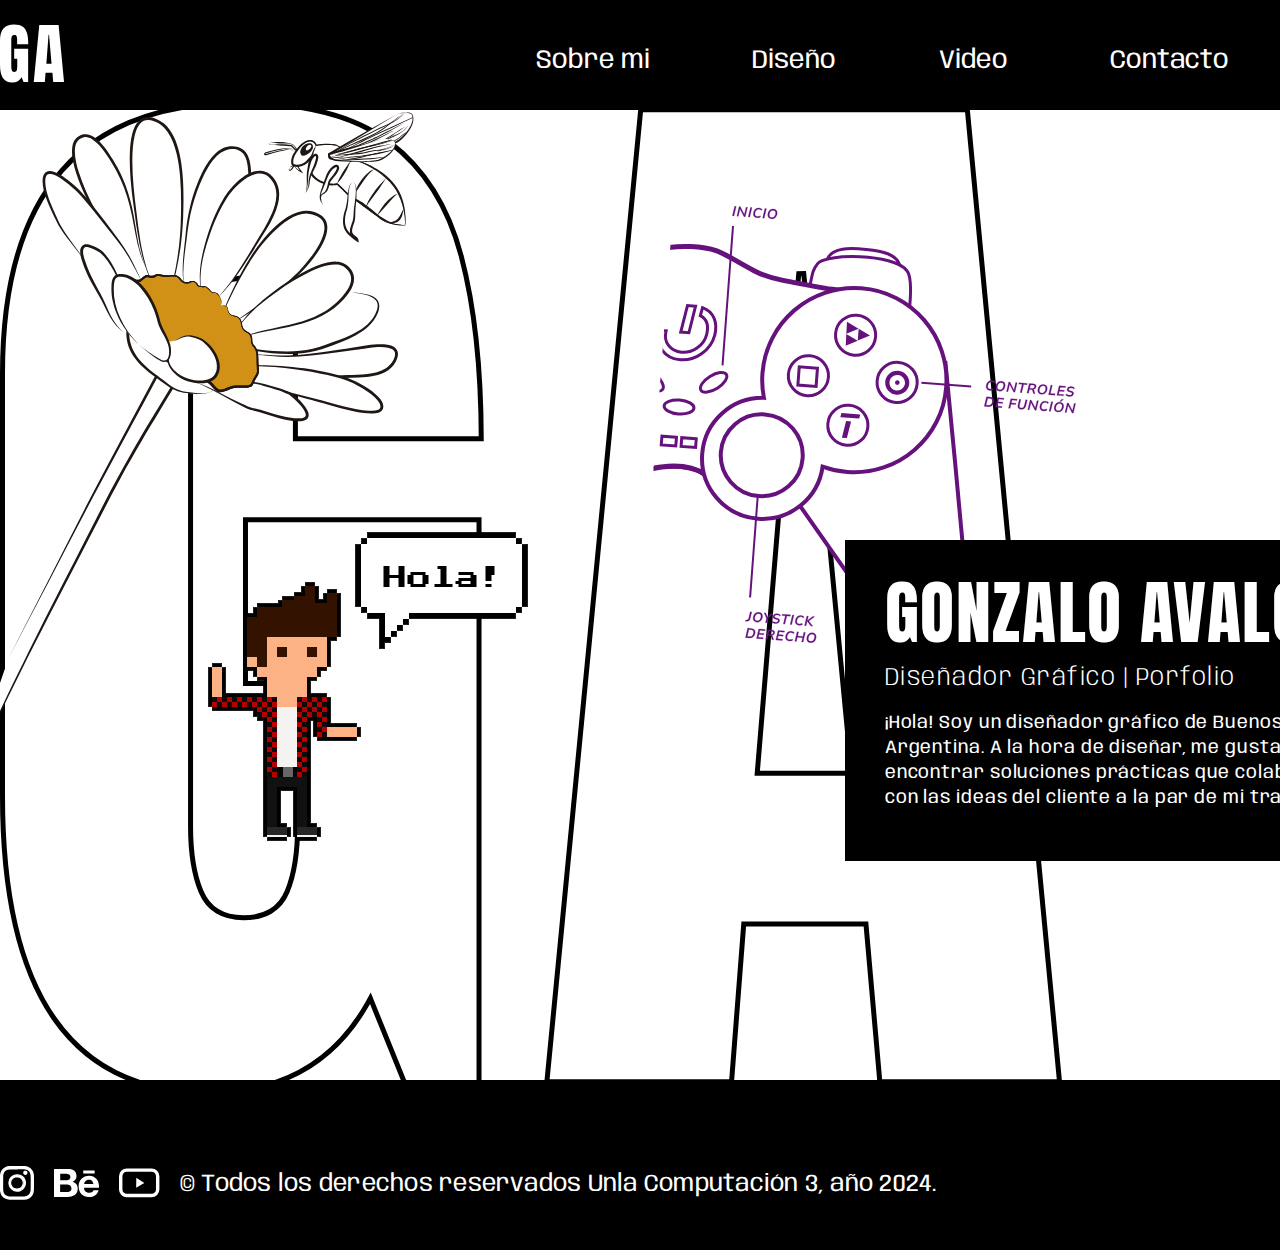
<file: index.html>
<!DOCTYPE html>
<html lang="en">
<head>
    <meta charset="UTF-8">
    <meta name="viewport" content="width=device-width, initial-scale=1.0">
    <link rel="stylesheet" href="estilos.css">
    <link rel="icon" href="gonza_favicon.ico">
    <title>Avalos Gonzalo Porfolio</title>
</head>
<body>
    <header>
            <div class="contenedor-header">
                <div>
                    <a class="ga-hover" href="index.html"><img src="img/ga_plenos.svg" width="65px" height="59px" alt="ga-logo"></a>
                </div>
                <nav class="navconteiner">
                    <ul>
                        <li><a href="sobre-mi.html" target="_self">Sobre mi</a></li>
                        <li><a href="trabajos.html" target="_self">Diseño</a></li>
                        <li><a href="video.html" target="_self">Video</a></li>
                        <li><a href="contacto.html" target="_self">Contacto</a></li>
                    </ul>
                </nav>
            </div>
    </header>
    <main>
        <section class="inicio">
            <div class="imagenes">
                <div class="personaje-corre">
                    <img class="pose-hover"src="img/personaje-frames/pose_21.svg" width="1250px" height="320px">
                </div>
                <div class="contenedor-abeja">
                    <img class="abeja-vuela" src="img/abeja_inicio.svg" width="100%" height="149px" alt="abeja">
                </div>
                <div class="contenedor-flor">
                    <img class="dibujo-flor" src="img/dibujo_flor.svg" width="443px" height="695px" alt="dibujo-flor">
                </div> 
                    <div class="contenedor-control">
                            <img class="cartel-diseno" src="img/cartel_control.svg" width="660px" height="665px">
                    </div>
                    <img src="img/ga_lineal_inicio.svg" width="1063px" height="970px" alt="letras-ga-en-trazos">
                </div>
            <div class="presentacion">
                <aside>
                    <h1>GONZALO AVALOS</h1>
                    <h3>Diseñador Gráfico | Porfolio</h3>
                    <p class="bloque-inicio">¡Hola! Soy un diseñador gráfico de Buenos Aires, Argentina. A la hora de diseñar, me gusta encontrar soluciones prácticas que colaboren con las ideas del cliente a la par de mi trabajo.</p>
                </aside>
            </div>
        </section>
    </main>
    <footer>
        <div class="contenedor-footer">
            <section class="redes">
                <a href="https://www.instagram.com/gonzaa_design/" target="_blank"><img src="img/instagram_logo.svg" width="34px" height="34px" alt="logo-instagram"></a>
                <a href="https://www.behance.net/gonzaloavalos1" target="_blank"><img src="img/behance_logo.svg" width="45px" height="28px" alt="logo-behance"></a>
                <a href="https://www.youtube.com" target="_blank"><img src="img/youtube_logo.svg" width="41px" height="30px" alt="logo-youtube"></a>
            </section>
            <p class="texto-footer">© Todos los derechos reservados Unla Computación 3, año 2024.</p>
        </div>
    </footer>
</body>
</html>
</file>
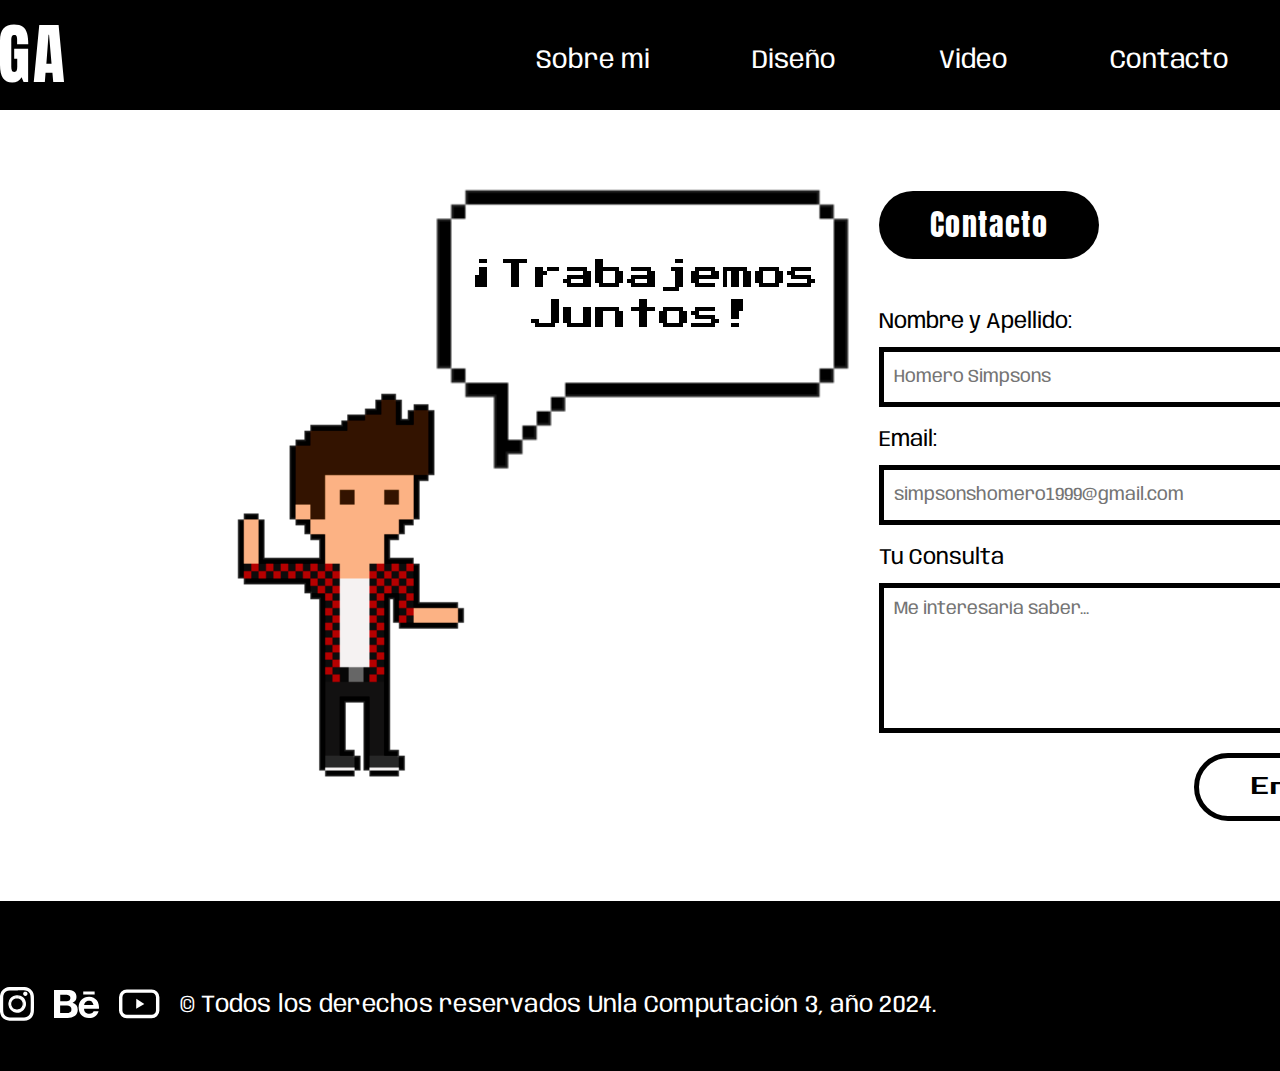
<file: contacto.html>
<!DOCTYPE html>
<html lang="en">
<head>
    <meta charset="UTF-8">
    <meta name="viewport" content="width=device-width, initial-scale=1.0">
    <link rel="stylesheet" href="estilos.css">
    <link rel="icon" href="gonza_favicon.ico">
    <title>Avalos Gonzalo Porfolio</title>
</head>
<body>
    <header>
            <div class="contenedor-header">
                <div>
                    <a class="ga-hover" href="index.html"><img src="img/ga_plenos.svg" width="65px" height="59px" alt="ga-logo"></a>
                </div>
                <nav class="navconteiner">
                    <ul>
                        <li><a href="sobre-mi.html" target="_self">Sobre mi</a></li>
                        <li><a href="trabajos.html" target="_self">Diseño</a></li>
                        <li><a href="video.html" target="_self">Video</a></li>
                        <li><a href="contacto.html" target="_self">Contacto</a></li>
                    </ul>
                </nav>
            </div>
    </header>
    <main>
        <section class="contacto">
            <img src="img/personaje_saluda.svg" width="700px" height="663px" alt="personaje-saluda">
            <div class="formulario-seccion">
                <h4>Contacto</h4>
                <form method="post" action="mailto:avalosgonzalo100@gmail.com.ar?subject=Email enviado desde el formulario" target="_blank" enctype="text/plain" class="formulario">
                    <label for="nombre"> Nombre y Apellido:</label>
                    <input type="text" name="nombre" id="nombre" maxlength="50" placeholder="Homero Simpsons" required>

                    <label for="email">Email:</label>
                    <input type="email" name="email" id="email" maxlength="50" placeholder="simpsonshomero1999@gmail.com" required>
                    
                    <label for="mensaje">Tu Consulta</label>
                    <textarea name="mensaje" id="mensaje" maxlength="800" placeholder="Me interesaría saber..."></textarea>
                    <div class="enviar-div">
                        <input type="submit" value="Enviar" formenctype="text/plain" class="boton-enviar">
                    </div>
                </form>
            </div>
        </section>
    </main>
    <footer>
        <div class="contenedor-footer">
            <section class="redes">
                <a href="https://www.instagram.com/gonzaa_design/" target="_blank"><img src="img/instagram_logo.svg" width="34px" height="34px" alt="logo-instagram"></a>
                <a href="https://www.behance.net/gonzaloavalos1" target="_blank"><img src="img/behance_logo.svg" width="45px" height="28px" alt="logo-behance"></a>
                <a href="https://www.youtube.com" target="_blank"><img src="img/youtube_logo.svg" width="41px" height="30px" alt="logo-youtube"></a>
            </section>
            <p class="texto-footer">© Todos los derechos reservados Unla Computación 3, año 2024.</p>
        </div>
    </footer>
</body>
</html>
</file>
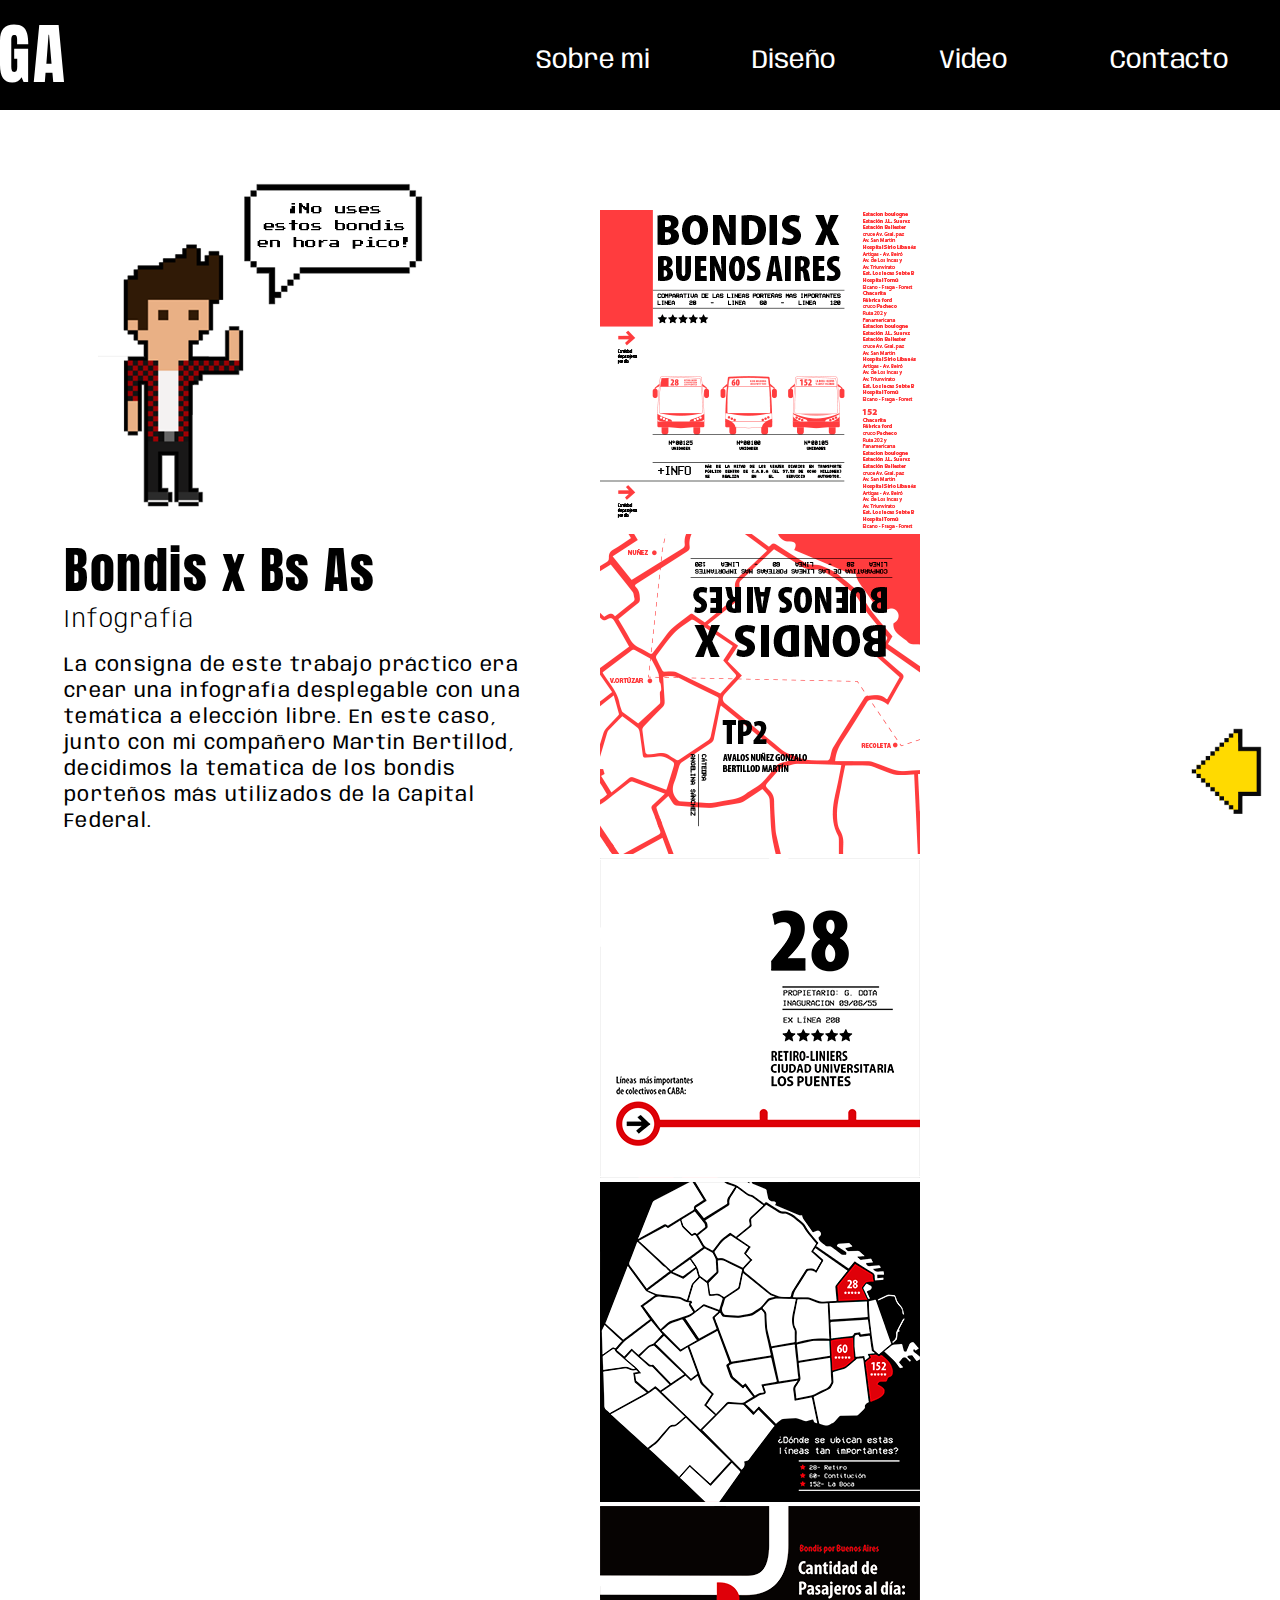
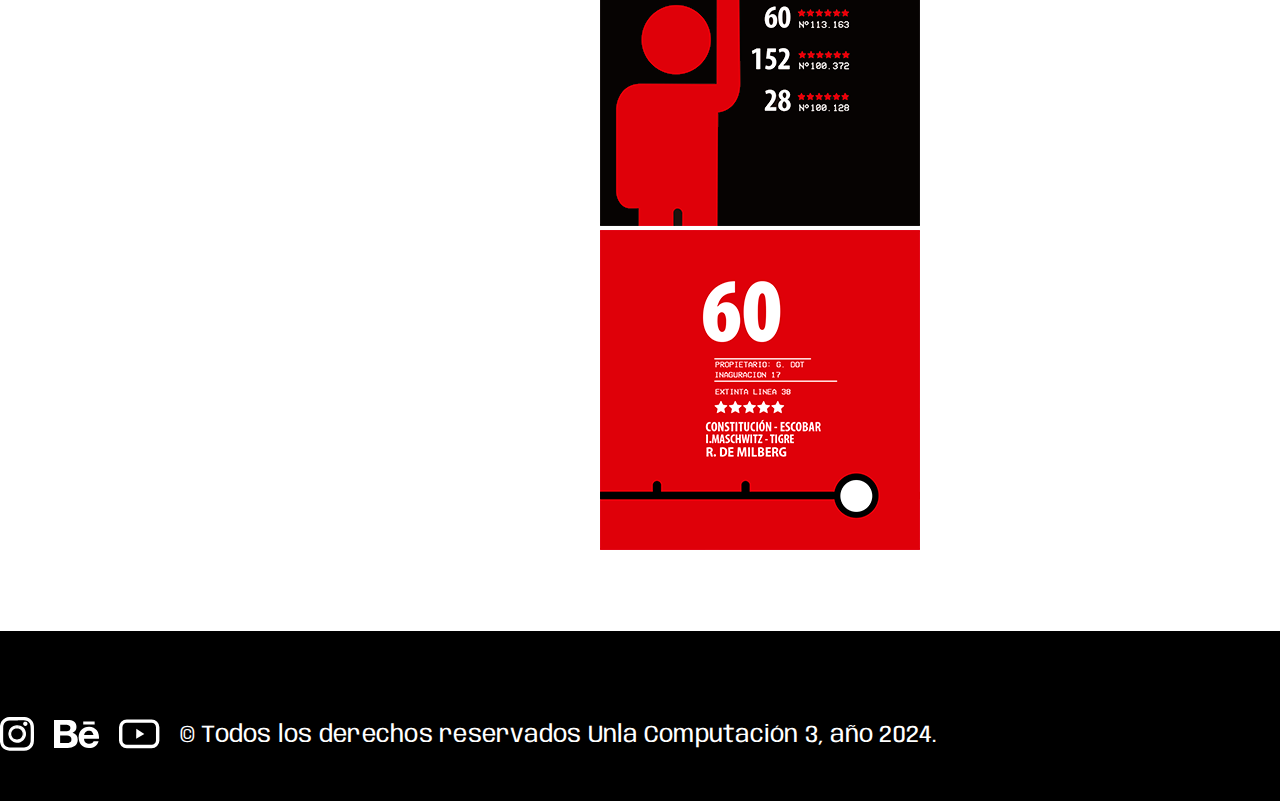
<file: galeria-bondis.html>
<!DOCTYPE html>
<html lang="en">
<head>
    <meta charset="UTF-8">
    <meta name="viewport" content="width=device-width, initial-scale=1.0">
    <script>
        function cambiarDisplay(visibilidadNueva){
            document.getElementById("galeria").style.display = visibilidadNueva
        }
        function mostrarGaleria(){
            cambiarDisplay('flex')
        }
        function ocultarGaleria(){
            cambiarDisplay('none')
        }
    </script>
    <link rel="stylesheet" href="estilos.css">
    <link rel="icon" href="gonza_favicon.ico">
    <title>Avalos Gonzalo Porfolio</title>
</head>
<body>
    <header>
        <div class="contenedor-header">
            <div>
                <a class="ga-hover" href="index.html"><img src="img/ga_plenos.svg" width="65px" height="59px" alt="ga-logo"></a>
            </div>
            <div id="abrir" class="abrir-menu"><img src="img/boton_abrir.png" width="60px" height="60px"></div>
            <nav class="navconteiner" id="nav">
                <div class="cerrar-menu" id="cerrar"><img src="img/boton_cerrar.png" width="60px" height="60px"></div>
                <ul>
                    <li><a href="sobre-mi.html" target="_self">Sobre mi</a></li>
                    <li><a href="trabajos.html" target="_self">Diseño</a></li>
                    <li><a href="video.html" target="_self">Video</a></li>
                    <li><a href="contacto.html" target="_self">Contacto</a></li>
                </ul>
            </nav>
        </div>
    <!---Script Boton Hamburguesa --->
        <script type="text/javascript">
            const nav = document.querySelector("#nav")
            const abrir = document.querySelector("#abrir")
            const cerrar = document.querySelector("#cerrar")

            abrir.addEventListener("click", () => {
                nav.classList.add("nav-visible");
        })
        cerrar.addEventListener("click", () => {
            nav.classList.remove("nav-visible");
        })

        </script>
    <!---Script Boton Hamburguesa --->
    </header>
    <main>
        <div class="contenedor-galeria">
            <div class="info-galeria">
                <img src="img/cartel_bondis.png" width="400x" height="354px">
                <h2>Bondis x Bs As</h2>
                <h3 class="subtitulo-galeria">Infografía</h3>
                <p class="texto-galeria">La consigna de este trabajo práctico era crear una infografía desplegable con una temática a elección libre. En este caso, junto con mi compañero Martin Bertillod, decidimos la tematica de los bondis porteños más utilizados de la Capital Federal.</p>
            </div>
            <section id="miniaturas">
                <a href="#foto-7"><img src="img/galeria/bondis_mini_1.png" width="320px" height="320px" alt="Gorrión" onClick="mostrarGaleria()"></a>
                <a href="#foto-8"><img src="img/galeria/bondis_mini_2.png" width="320px" height="320px" alt="Lechuza" onClick="mostrarGaleria()"></a>
                <a href="#foto-9"><img src="img/galeria/bondis_mini_3.png" width="320px" height="320px" alt="Teyú" onClick="mostrarGaleria()"></a>
                <a href="#foto-10"><img src="img/galeria/bondis_mini_4.png" width="320px" height="320px" alt="Gorrión" onClick="mostrarGaleria()"></a>
                <a href="#foto-11"><img src="img/galeria/bondis_mini_5.png" width="320px" height="320px" alt="Lechuza" onClick="mostrarGaleria()"></a>
                <a href="#foto-12"><img src="img/galeria/bondis_mini_6.png" width="320px" height="320px" alt="Teyú" onClick="mostrarGaleria()"></a>
            </section>
            <section id="galeria">
                <ul id="galeria-oculta">
                        <li class="fraccion-galeria" id="foto-7">
                                <a href="#" class="primer-ultima-flecha"><img class="flecha" src="img/galeria/flecha_iz.png" width="50px" height="50px" alt="Anterior"></a>
                                <img class="close" src="img/galeria/cerrar.png" alt="Cerrar" width="50px" height="50px" onClick="ocultarGaleria()">
                                <a href="#foto-8"><img class="flecha-der" src="img/galeria/flecha_der.png" width="50px" height="50px" alt="Siguiente"></a>
                        </li>
                        <li class="fraccion-galeria" id="foto-8">
                                <a href="#foto-7"><img class="flecha" src="img/galeria/flecha_iz.png" width="50px" height="50px" alt="Anterior"></
                                <img class="close" src="img/galeria/cerrar.png" alt="Cerrar" width="50px" height="50px" onClick="ocultarGaleria()">
                                <a href="#foto-9"><img class="flecha-der" src="img/galeria/flecha_der.png" width="50px" height="50px" alt="Siguiente"></a>
                        </li>
                        <li class="fraccion-galeria" id="foto-9">
                                <a href="#foto-8"><img class="flecha" src="img/galeria/flecha_iz.png" width="50px" height="50px" alt="Anterior"></a>
                                <img class="close" src="img/galeria/cerrar.png" alt="Cerrar" width="50px" height="50px" onClick="ocultarGaleria()">
                                <a href="#foto-10"><img class="flecha-der" src="img/galeria/flecha_der.png" width="50px" height="50px" alt="Siguiente"></a>
                            
                        <li class="fraccion-galeria" id="foto-10">
                                <a href="#foto-9"><img class="flecha" src="img/galeria/flecha_iz.png" width="50px" height="50px" alt="Anterior"></a>
                                <img class="close" src="img/galeria/cerrar.png" alt="Cerrar" width="50px" height="50px" onClick="ocultarGaleria()">
                                <a href="#foto-11"><img class="flecha-der" src="img/galeria/flecha_der.png" width="50px" height="50px" alt="Siguiente"></a>
                        </li>
                        <li class="fraccion-galeria" id="foto-11">
                                <a href="#foto-10"><img class="flecha" src="img/galeria/flecha_iz.png" width="50px" height="50px" alt="Anterior"></
                                    <img class="close" src="img/galeria/cerrar.png" alt="Cerrar" width="50px" height="50px" onClick="ocultarGaleria()">
                                <a href="#foto-12"><img class="flecha-der" src="img/galeria/flecha_der.png" width="50px" height="50px" alt="Siguiente"></a>
                        </li>
                        <li class="fraccion-galeria" id="foto-12">
                                <a href="#foto-11"><img class="flecha" src="img/galeria/flecha_iz.png" width="50px" height="50px" alt="Anterior"></a>
                                <img class="close" src="img/galeria/cerrar.png" alt="Cerrar" width="50px" height="50px" onClick="ocultarGaleria()">
                                <a href="#" class="primer-ultima-flecha"><img class="flecha-der" src="img/galeria/flecha_der.png" width="50px" height="50px" alt="Siguiente"></a>
                        </li>
                </ul>
                <div id="fondo-galeria"></div>
            </section>
            <div class="boton-volver">
                <a href="trabajos.html"><img class="volver-amarillo" src="img/flecha_volver.png" width="100px" height="100px"></a>
            </div>
        </div>
    </main>
    <footer>
        <div class="contenedor-footer">
            <section class="redes">
                <a href="https://www.instagram.com/gonzaa_design/" target="_blank"><img src="img/instagram_logo.svg" width="34px" height="34px" alt="logo-instagram"></a>
                <a href="https://www.behance.net/gonzaloavalos1" target="_blank"><img src="img/behance_logo.svg" width="45px" height="28px" alt="logo-behance"></a>
                <a href="https://www.youtube.com" target="_blank"><img src="img/youtube_logo.svg" width="41px" height="30px" alt="logo-youtube"></a>
            </section>
            <p class="texto-footer">© Todos los derechos reservados Unla Computación 3, año 2024.</p>
        </div>
    </footer>
</body>
</html>
</file>
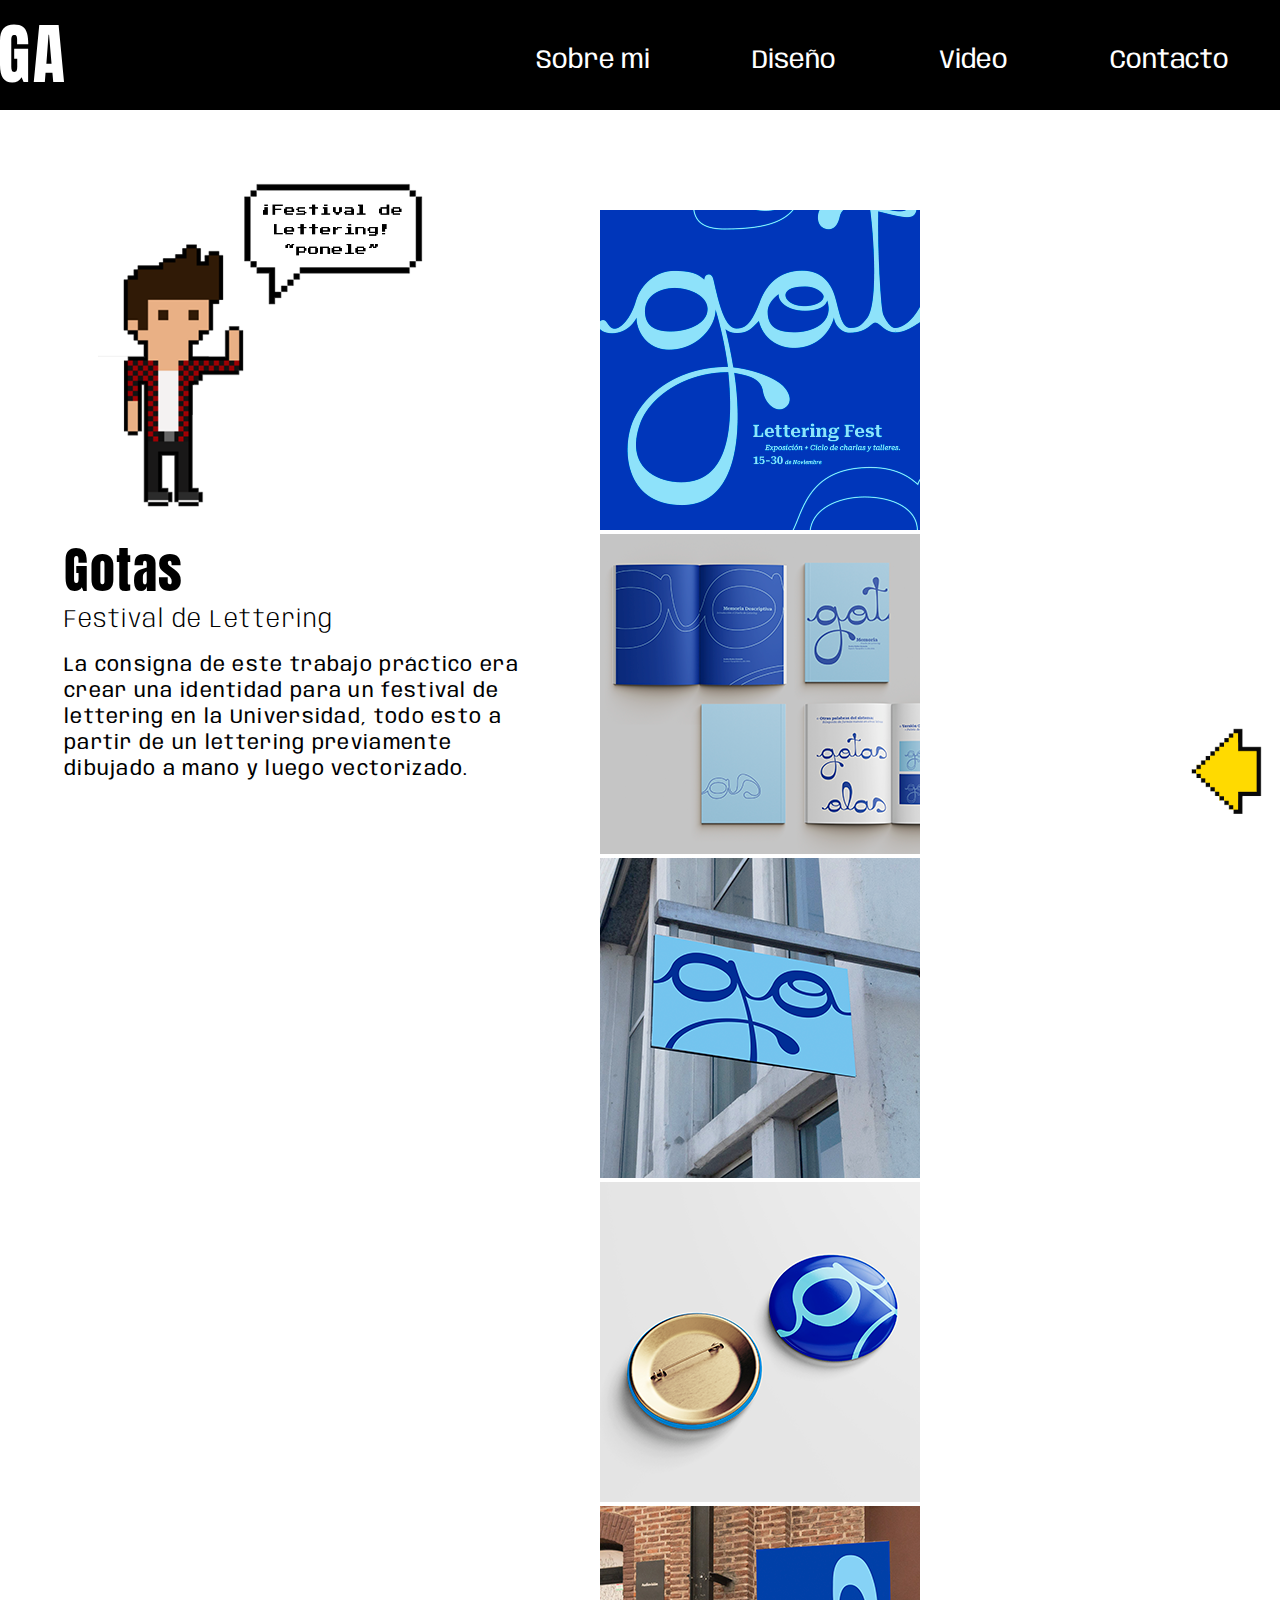
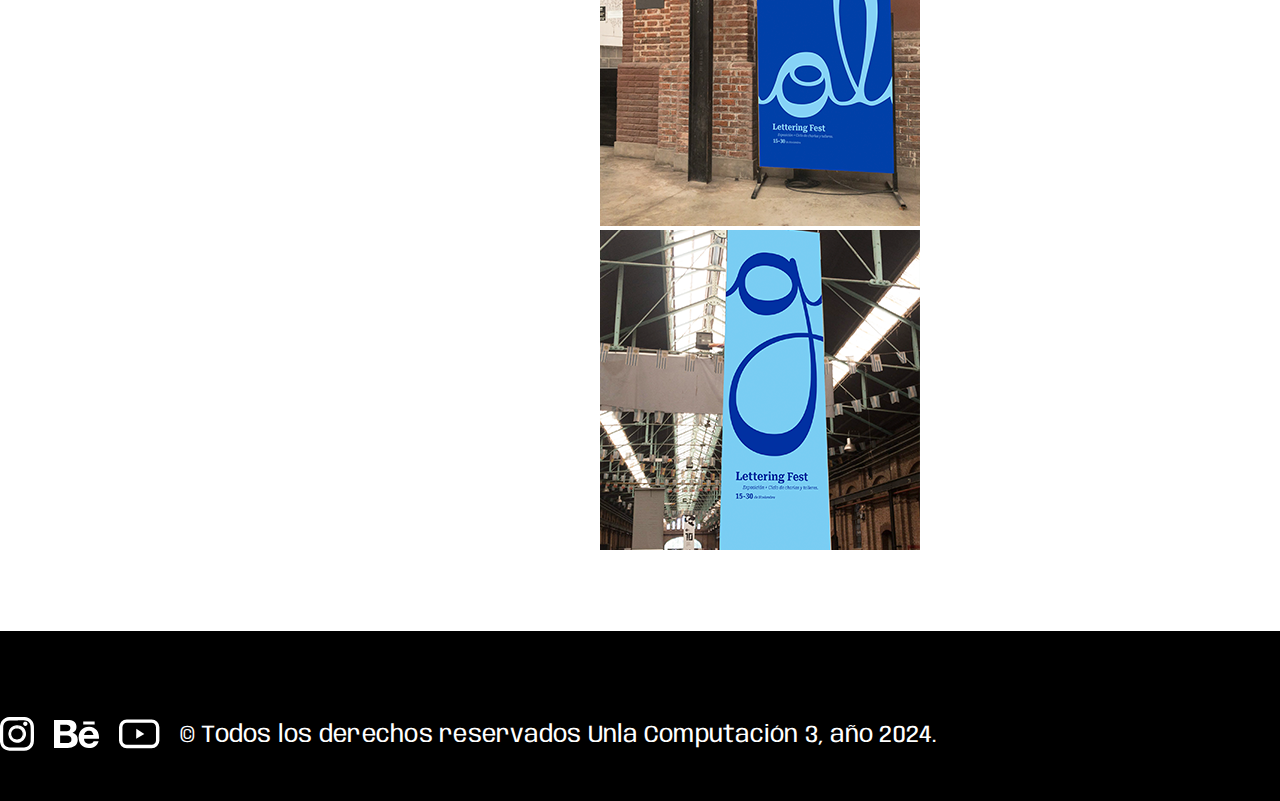
<file: galeria-gotas.html>
<!DOCTYPE html>
<html lang="en">
<head>
    <meta charset="UTF-8">
    <meta name="viewport" content="width=device-width, initial-scale=1.0">
    <script>
        function cambiarDisplay(visibilidadNueva){
            document.getElementById("galeria").style.display = visibilidadNueva
        }
        function mostrarGaleria(){
            cambiarDisplay('flex')
        }
        function ocultarGaleria(){
            cambiarDisplay('none')
        }
    </script>
    <link rel="stylesheet" href="estilos.css">
    <link rel="icon" href="gonza_favicon.ico">
    <title>Avalos Gonzalo Porfolio</title>
</head>
<body>
    <header>
        <div class="contenedor-header">
            <div>
                <a class="ga-hover" href="index.html"><img src="img/ga_plenos.svg" width="65px" height="59px" alt="ga-logo"></a>
            </div>
            <div id="abrir" class="abrir-menu"><img src="img/boton_abrir.png" width="60px" height="60px"></div>
            <nav class="navconteiner" id="nav">
                <div class="cerrar-menu" id="cerrar"><img src="img/boton_cerrar.png" width="60px" height="60px"></div>
                <ul>
                    <li><a href="sobre-mi.html" target="_self">Sobre mi</a></li>
                    <li><a href="trabajos.html" target="_self">Diseño</a></li>
                    <li><a href="video.html" target="_self">Video</a></li>
                    <li><a href="contacto.html" target="_self">Contacto</a></li>
                </ul>
            </nav>
        </div>
    <!---Script Boton Hamburguesa --->
        <script type="text/javascript">
            const nav = document.querySelector("#nav")
            const abrir = document.querySelector("#abrir")
            const cerrar = document.querySelector("#cerrar")

            abrir.addEventListener("click", () => {
                nav.classList.add("nav-visible");
        })
        cerrar.addEventListener("click", () => {
            nav.classList.remove("nav-visible");
        })

        </script>
    <!---Script Boton Hamburguesa --->
    </header>
    <main>
        <div class="contenedor-galeria">
            <div class="info-galeria">
                <img src="img/cartel_lettering.png" width="400x" height="354px">
                <h2>Gotas</h2>
                <h3 class="subtitulo-galeria">Festival de Lettering</h3>
                <p class="texto-galeria">La consigna de este trabajo práctico era crear una identidad para un festival de lettering en la Universidad, todo esto a partir de un lettering previamente dibujado a mano y luego vectorizado.</p>
            </div>
            <section id="miniaturas">
                <a href="#foto-13"><img src="img/galeria/gotas_mini_1.png" width="320px" height="320px" alt="Gorrión" onClick="mostrarGaleria()"></a>
                <a href="#foto-14"><img src="img/galeria/gotas_mini_2.png" width="320px" height="320px" alt="Lechuza" onClick="mostrarGaleria()"></a>
                <a href="#foto-15"><img src="img/galeria/gotas_mini_3.png" width="320px" height="320px" alt="Teyú" onClick="mostrarGaleria()"></a>
                <a href="#foto-16"><img src="img/galeria/gotas_mini_5.png" width="320px" height="320px" alt="Gorrión" onClick="mostrarGaleria()"></a>
                <a href="#foto-17"><img src="img/galeria/gotas_mini_6.png" width="320px" height="320px" alt="Lechuza" onClick="mostrarGaleria()"></a>
                <a href="#foto-18"><img src="img/galeria/gotas_mini_8.png" width="320px" height="320px" alt="Teyú" onClick="mostrarGaleria()"></a>
            </section>
            <section id="galeria">
                <ul id="galeria-oculta">
                        <li class="fraccion-galeria" id="foto-13">
                                <a href="#" class="primer-ultima-flecha"><img class="flecha" src="img/galeria/flecha_iz.png" width="50px" height="50px" alt="Anterior"></a>
                                <img class="close" src="img/galeria/cerrar.png" alt="Cerrar" width="50px" height="50px" onClick="ocultarGaleria()">
                                <a href="#foto-14"><img class="flecha-der" src="img/galeria/flecha_der.png" width="50px" height="50px" alt="Siguiente"></a>
                        </li>
                        <li class="fraccion-galeria" id="foto-14">
                                <a href="#foto-13"><img class="flecha" src="img/galeria/flecha_iz.png" width="50px" height="50px" alt="Anterior"></
                                <img class="close" src="img/galeria/cerrar.png" alt="Cerrar" width="50px" height="50px" onClick="ocultarGaleria()">
                                <a href="#foto-15"><img class="flecha-der" src="img/galeria/flecha_der.png" width="50px" height="50px" alt="Siguiente"></a>
                        </li>
                        <li class="fraccion-galeria" id="foto-15">
                                <a href="#foto-14"><img class="flecha" src="img/galeria/flecha_iz.png" width="50px" height="50px" alt="Anterior"></a>
                                <img class="close" src="img/galeria/cerrar.png" alt="Cerrar" width="50px" height="50px" onClick="ocultarGaleria()">
                                <a href="#foto-16"><img class="flecha-der" src="img/galeria/flecha_der.png" width="50px" height="50px" alt="Siguiente"></a>
                            
                        <li class="fraccion-galeria" id="foto-16">
                                <a href="#foto-15"><img class="flecha" src="img/galeria/flecha_iz.png" width="50px" height="50px" alt="Anterior"></a>
                                <img class="close" src="img/galeria/cerrar.png" alt="Cerrar" width="50px" height="50px" onClick="ocultarGaleria()">
                                <a href="#foto-17"><img class="flecha-der" src="img/galeria/flecha_der.png" width="50px" height="50px" alt="Siguiente"></a>
                        </li>
                        <li class="fraccion-galeria" id="foto-17">
                                <a href="#foto-16"><img class="flecha" src="img/galeria/flecha_iz.png" width="50px" height="50px" alt="Anterior"></
                                    <img class="close" src="img/galeria/cerrar.png" alt="Cerrar" width="50px" height="50px" onClick="ocultarGaleria()">
                                <a href="#foto-18"><img class="flecha-der" src="img/galeria/flecha_der.png" width="50px" height="50px" alt="Siguiente"></a>
                        </li>
                        <li class="fraccion-galeria" id="foto-18">
                                <a href="#foto-17"><img class="flecha" src="img/galeria/flecha_iz.png" width="50px" height="50px" alt="Anterior"></a>
                                <img class="close" src="img/galeria/cerrar.png" alt="Cerrar" width="50px" height="50px" onClick="ocultarGaleria()">
                                <a href="#" class="primer-ultima-flecha"><img class="flecha-der" src="img/galeria/flecha_der.png" width="50px" height="50px" alt="Siguiente"></a>
                        </li>
                </ul>
                <div id="fondo-galeria"></div>
            </section>
            <div class="boton-volver">
                <a href="trabajos.html"><img class="volver-amarillo" src="img/flecha_volver.png" width="100px" height="100px"></a>
            </div>
        </div>
    </main>
    <footer>
        <div class="contenedor-footer">
            <section class="redes">
                <a href="https://www.instagram.com/gonzaa_design/" target="_blank"><img src="img/instagram_logo.svg" width="34px" height="34px" alt="logo-instagram"></a>
                <a href="https://www.behance.net/gonzaloavalos1" target="_blank"><img src="img/behance_logo.svg" width="45px" height="28px" alt="logo-behance"></a>
                <a href="https://www.youtube.com" target="_blank"><img src="img/youtube_logo.svg" width="41px" height="30px" alt="logo-youtube"></a>
            </section>
            <p class="texto-footer">© Todos los derechos reservados Unla Computación 3, año 2024.</p>
        </div>
    </footer>
</body>
</html>
</file>
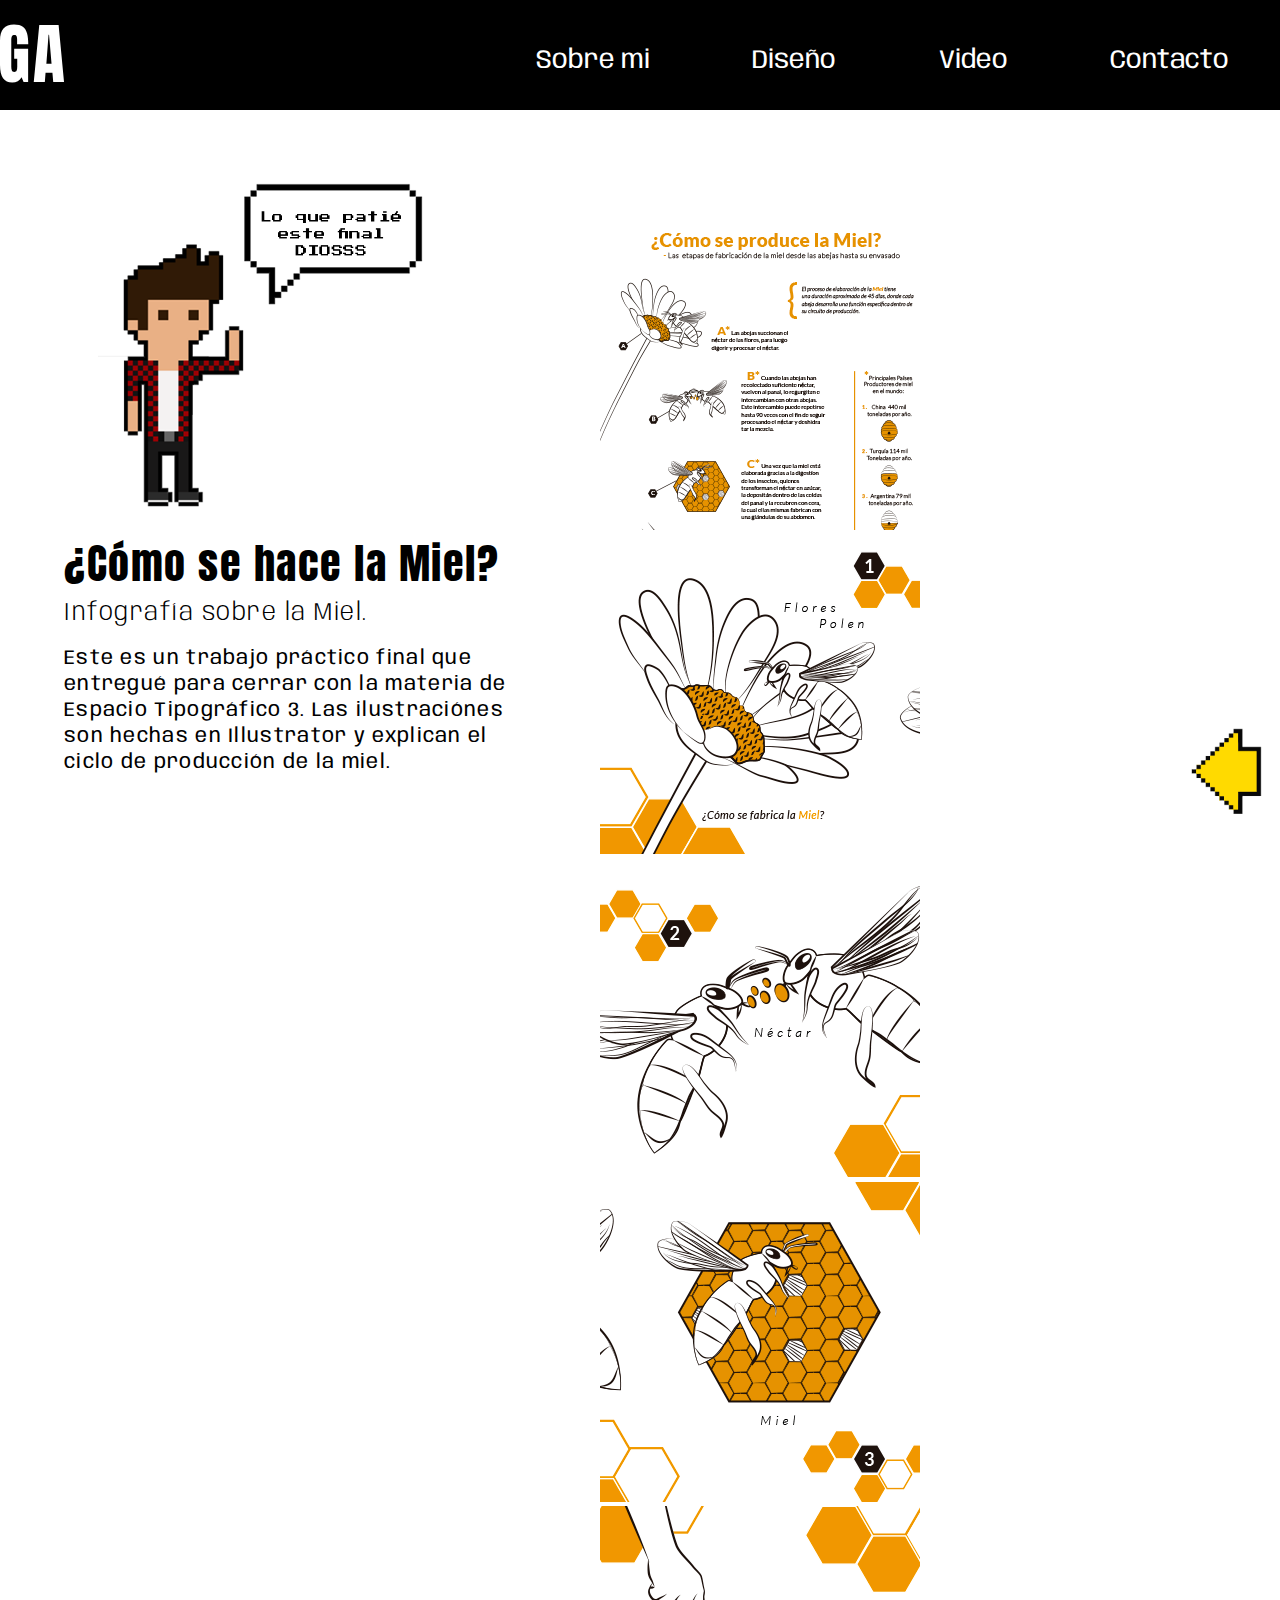
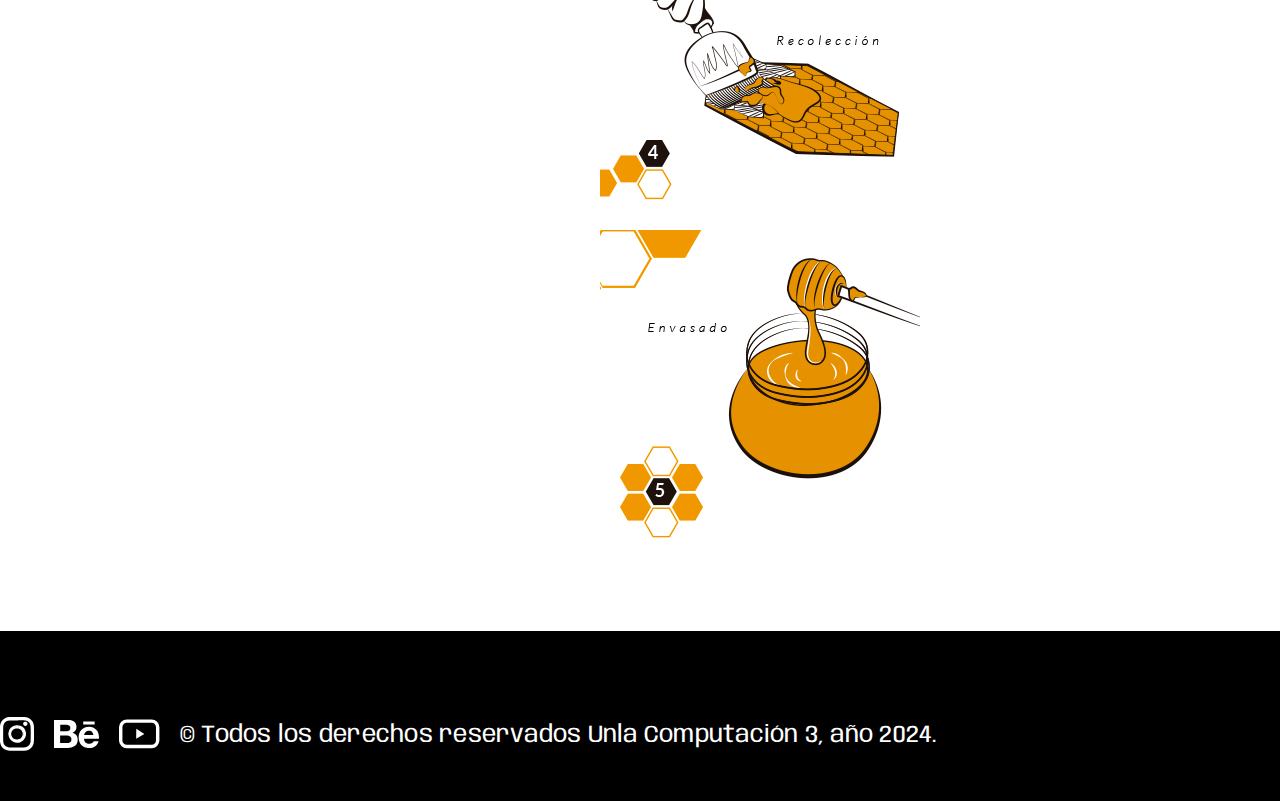
<file: galeria-miel.html>
<!DOCTYPE html>
<html lang="en">
<head>
    <meta charset="UTF-8">
    <meta name="viewport" content="width=device-width, initial-scale=1.0">
    <script>
        function cambiarDisplay(visibilidadNueva){
            document.getElementById("galeria").style.display = visibilidadNueva
        }
        function mostrarGaleria(){
            cambiarDisplay('flex')
        }
        function ocultarGaleria(){
            cambiarDisplay('none')
        }
    </script>
    <link rel="stylesheet" href="estilos.css">
    <link rel="icon" href="gonza_favicon.ico">
    <title>Avalos Gonzalo Porfolio</title>
</head>
<body>
    <header>
        <div class="contenedor-header">
            <div>
                <a class="ga-hover" href="index.html"><img src="img/ga_plenos.svg" width="65px" height="59px" alt="ga-logo"></a>
            </div>
            <div id="abrir" class="abrir-menu"><img src="img/boton_abrir.png" width="60px" height="60px"></div>
            <nav class="navconteiner" id="nav">
                <div class="cerrar-menu" id="cerrar"><img src="img/boton_cerrar.png" width="60px" height="60px"></div>
                <ul>
                    <li><a href="sobre-mi.html" target="_self">Sobre mi</a></li>
                    <li><a href="trabajos.html" target="_self">Diseño</a></li>
                    <li><a href="video.html" target="_self">Video</a></li>
                    <li><a href="contacto.html" target="_self">Contacto</a></li>
                </ul>
            </nav>
        </div>
    <!---Script Boton Hamburguesa --->
        <script type="text/javascript">
            const nav = document.querySelector("#nav")
            const abrir = document.querySelector("#abrir")
            const cerrar = document.querySelector("#cerrar")

            abrir.addEventListener("click", () => {
                nav.classList.add("nav-visible");
        })
        cerrar.addEventListener("click", () => {
            nav.classList.remove("nav-visible");
        })

        </script>
    <!---Script Boton Hamburguesa --->
    </header>
    <main>
        <div class="contenedor-galeria">
            <div class="info-galeria">
                <img src="img/cartel_abeja.png" width="400x" height="354px">
                <h2 class="miel-titulo">¿Cómo se hace la Miel?</h2>
                <h3 class="subtitulo-galeria">Infografía sobre la Miel.</h3>
                <p class="texto-galeria">Este es un trabajo práctico final que entregué para cerrar con la materia de Espacio Tipográfico 3. Las ilustraciónes son hechas en Illustrator y explican el ciclo de producción de la miel.</p>
            </div>
            <section id="miniaturas">
                <a href="#foto-19"><img src="img/galeria/miel_mini_1.png" width="320px" height="320px" alt="Gorrión" onClick="mostrarGaleria()"></a>
                <a href="#foto-20"><img src="img/galeria/miel_mini_2.png" width="320px" height="320px" alt="Lechuza" onClick="mostrarGaleria()"></a>
                <a href="#foto-21"><img src="img/galeria/miel_mini_3.png" width="320px" height="320px" alt="Teyú" onClick="mostrarGaleria()"></a>
                <a href="#foto-22"><img src="img/galeria/miel_mini_4.png" width="320px" height="320px" alt="Gorrión" onClick="mostrarGaleria()"></a>
                <a href="#foto-23"><img src="img/galeria/miel_mini_5.png" width="320px" height="320px" alt="Lechuza" onClick="mostrarGaleria()"></a>
                <a href="#foto-24"><img src="img/galeria/miel_mini_6.png" width="320px" height="320px" alt="Teyú" onClick="mostrarGaleria()"></a>
            </section>
            <section id="galeria">
                <ul id="galeria-oculta">
                        <li class="fraccion-galeria" id="foto-19">
                                <a href="#" class="primer-ultima-flecha"><img class="flecha" src="img/galeria/flecha_iz.png" width="50px" height="50px" alt="Anterior"></a>
                                <img class="close" src="img/galeria/cerrar.png" alt="Cerrar" width="50px" height="50px" onClick="ocultarGaleria()">
                                <a href="#foto-20"><img class="flecha-der" src="img/galeria/flecha_der.png" width="50px" height="50px" alt="Siguiente"></a>
                        </li>
                        <li class="fraccion-galeria" id="foto-20">
                                <a href="#foto-19"><img class="flecha" src="img/galeria/flecha_iz.png" width="50px" height="50px" alt="Anterior"></
                                <img class="close" src="img/galeria/cerrar.png" alt="Cerrar" width="50px" height="50px" onClick="ocultarGaleria()">
                                <a href="#foto-21"><img class="flecha-der" src="img/galeria/flecha_der.png" width="50px" height="50px" alt="Siguiente"></a>
                        </li>
                        <li class="fraccion-galeria" id="foto-21">
                                <a href="#foto-20"><img class="flecha" src="img/galeria/flecha_iz.png" width="50px" height="50px" alt="Anterior"></a>
                                <img class="close" src="img/galeria/cerrar.png" alt="Cerrar" width="50px" height="50px" onClick="ocultarGaleria()">
                                <a href="#foto-22"><img class="flecha-der" src="img/galeria/flecha_der.png" width="50px" height="50px" alt="Siguiente"></a>
                            
                        <li class="fraccion-galeria" id="foto-22">
                                <a href="#foto-21"><img class="flecha" src="img/galeria/flecha_iz.png" width="50px" height="50px" alt="Anterior"></a>
                                <img class="close" src="img/galeria/cerrar.png" alt="Cerrar" width="50px" height="50px" onClick="ocultarGaleria()">
                                <a href="#foto-23"><img class="flecha-der" src="img/galeria/flecha_der.png" width="50px" height="50px" alt="Siguiente"></a>
                        </li>
                        <li class="fraccion-galeria" id="foto-23">
                                <a href="#foto-22"><img class="flecha" src="img/galeria/flecha_iz.png" width="50px" height="50px" alt="Anterior"></
                                    <img class="close" src="img/galeria/cerrar.png" alt="Cerrar" width="50px" height="50px" onClick="ocultarGaleria()">
                                <a href="#foto-24"><img class="flecha-der" src="img/galeria/flecha_der.png" width="50px" height="50px" alt="Siguiente"></a>
                        </li>
                        <li class="fraccion-galeria" id="foto-24">
                                <a href="#foto-23"><img class="flecha" src="img/galeria/flecha_iz.png" width="50px" height="50px" alt="Anterior"></a>
                                <img class="close" src="img/galeria/cerrar.png" alt="Cerrar" width="50px" height="50px" onClick="ocultarGaleria()">
                                <a href="#" class="primer-ultima-flecha"><img class="flecha-der" src="img/galeria/flecha_der.png" width="50px" height="50px" alt="Siguiente"></a>
                        </li>
                </ul>
                <div id="fondo-galeria"></div>
            </section>
            <div class="boton-volver">
                <a href="trabajos.html"><img class="volver-amarillo" src="img/flecha_volver.png" width="100px" height="100px"></a>
            </div>
        </div>
    </main>
    <footer>
        <div class="contenedor-footer">
            <section class="redes">
                <a href="https://www.instagram.com/gonzaa_design/" target="_blank"><img src="img/instagram_logo.svg" width="34px" height="34px" alt="logo-instagram"></a>
                <a href="https://www.behance.net/gonzaloavalos1" target="_blank"><img src="img/behance_logo.svg" width="45px" height="28px" alt="logo-behance"></a>
                <a href="https://www.youtube.com" target="_blank"><img src="img/youtube_logo.svg" width="41px" height="30px" alt="logo-youtube"></a>
            </section>
            <p class="texto-footer">© Todos los derechos reservados Unla Computación 3, año 2024.</p>
        </div>
    </footer>
</body>
</html>
</file>
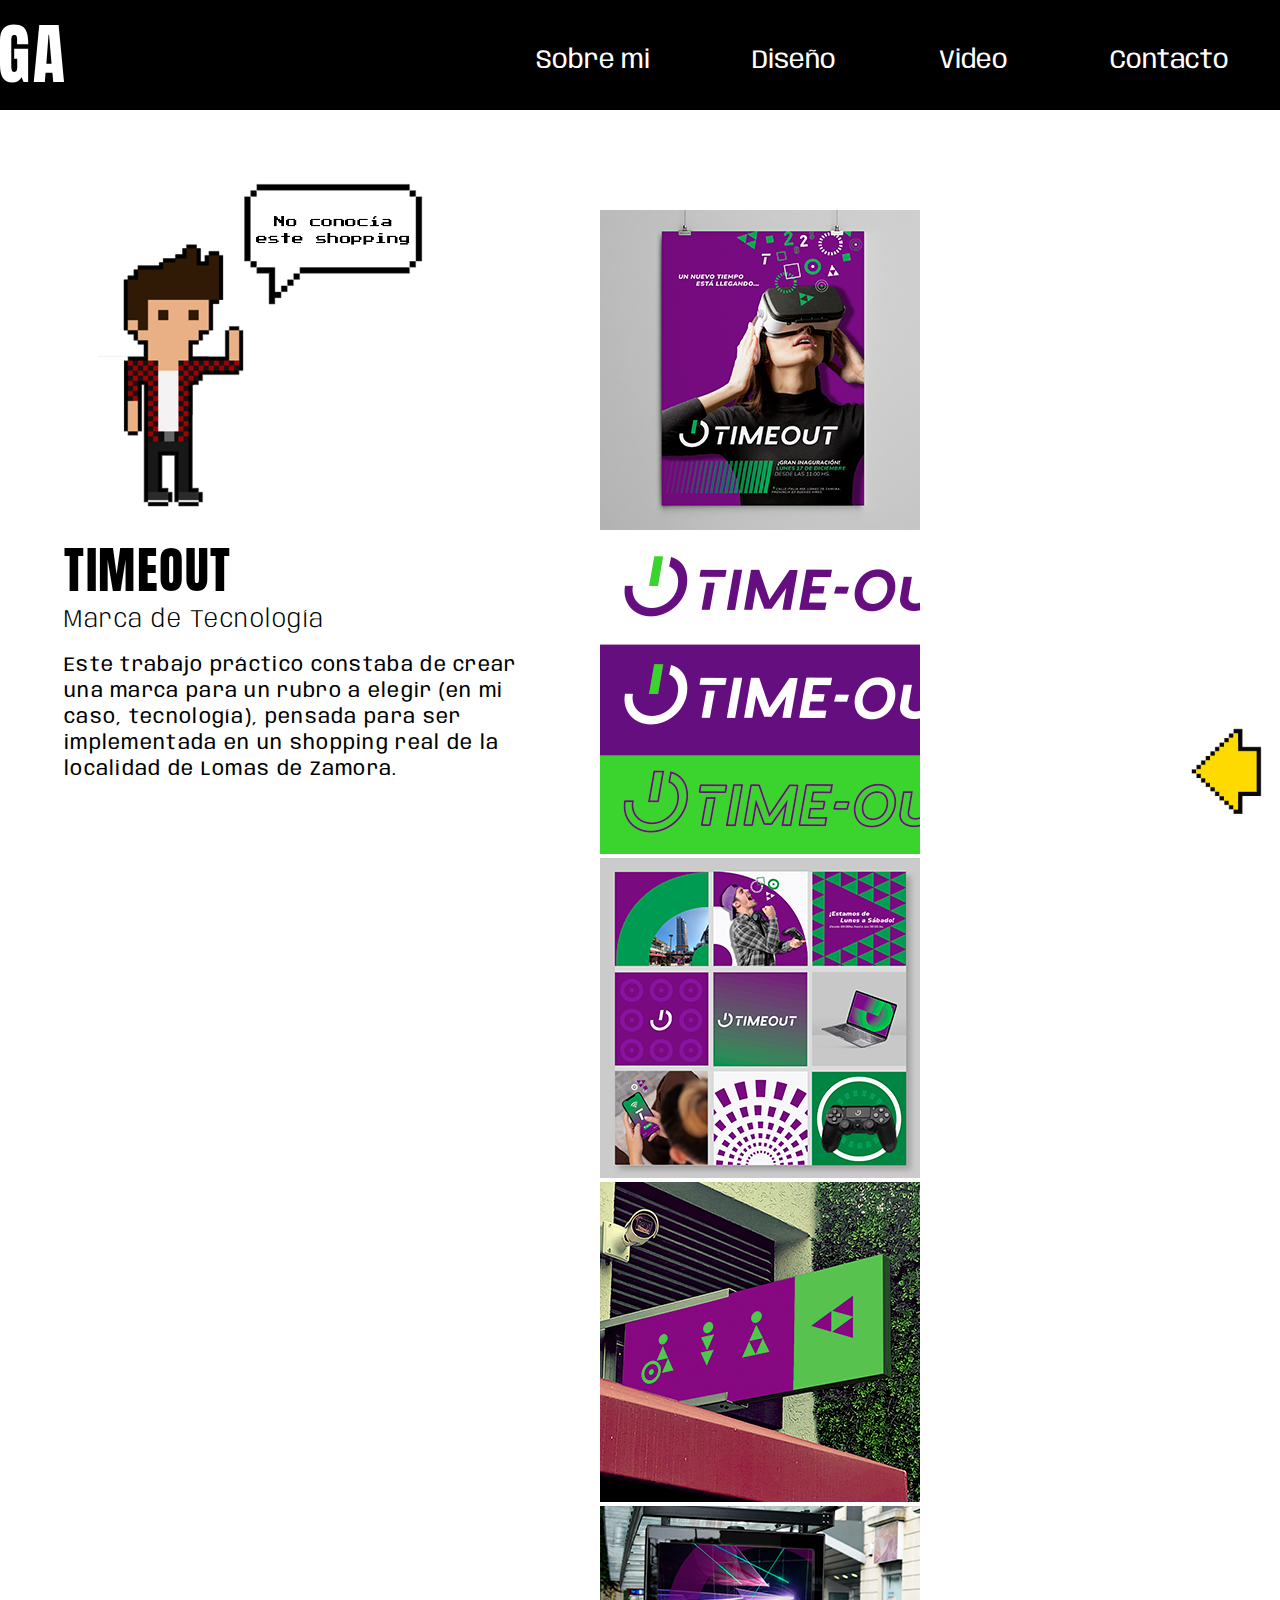
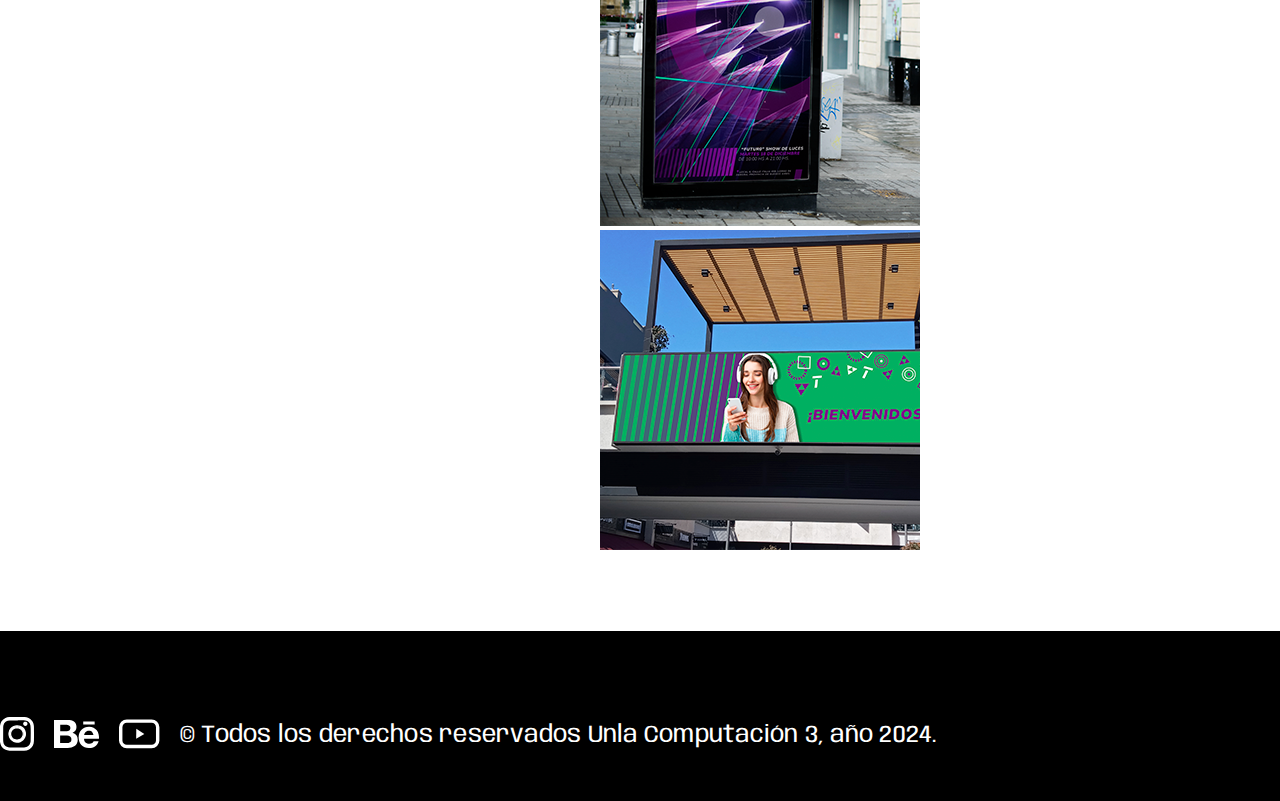
<file: galeria-timeout.html>
<!DOCTYPE html>
<html lang="en">
<head>
    <meta charset="UTF-8">
    <meta name="viewport" content="width=device-width, initial-scale=1.0">
    <script>
        function cambiarDisplay(visibilidadNueva){
            document.getElementById("galeria").style.display = visibilidadNueva
        }
        function mostrarGaleria(){
            cambiarDisplay('flex')
        }
        function ocultarGaleria(){
            cambiarDisplay('none')
        }
    </script>
    <link rel="stylesheet" href="estilos.css">
    <link rel="icon" href="gonza_favicon.ico">
    <title>Avalos Gonzalo Porfolio</title>
</head>
<body>
    <header>
        <div class="contenedor-header">
            <div>
                <a class="ga-hover" href="index.html"><img src="img/ga_plenos.svg" width="65px" height="59px" alt="ga-logo"></a>
            </div>
            <div id="abrir" class="abrir-menu"><img src="img/boton_abrir.png" width="60px" height="60px"></div>
            <nav class="navconteiner" id="nav">
                <div class="cerrar-menu" id="cerrar"><img src="img/boton_cerrar.png" width="60px" height="60px"></div>
                <ul>
                    <li><a href="sobre-mi.html" target="_self">Sobre mi</a></li>
                    <li><a href="trabajos.html" target="_self">Diseño</a></li>
                    <li><a href="video.html" target="_self">Video</a></li>
                    <li><a href="contacto.html" target="_self">Contacto</a></li>
                </ul>
            </nav>
        </div>
    <!---Script Boton Hamburguesa --->
        <script type="text/javascript">
            const nav = document.querySelector("#nav")
            const abrir = document.querySelector("#abrir")
            const cerrar = document.querySelector("#cerrar")

            abrir.addEventListener("click", () => {
                nav.classList.add("nav-visible");
        })
        cerrar.addEventListener("click", () => {
            nav.classList.remove("nav-visible");
        })

        </script>
    <!---Script Boton Hamburguesa --->
    </header>
    <main>
        <div class="contenedor-galeria">
            <div class="info-galeria">
                <img src="img/cartel_timeout.png" width="400x" height="354px">
                <h2>TIMEOUT</h2>
                <h3 class="subtitulo-galeria">Marca de Tecnología</h3>
                <p class="texto-galeria">Este trabajo práctico constaba de crear una marca para un rubro a elegir (en mi caso, tecnología), pensada para ser implementada en un shopping real de la localidad de Lomas de Zamora.</p>
            </div>
            <section id="miniaturas">
                <a href="#foto-25"><img src="img/galeria/timeout_mini_1.png" width="320px" height="320px" alt="Gorrión" onClick="mostrarGaleria()"></a>
                <a href="#foto-26"><img src="img/galeria/timeout_mini_2.png" width="320px" height="320px" alt="Lechuza" onClick="mostrarGaleria()"></a>
                <a href="#foto-27"><img src="img/galeria/timeout_mini_3.png" width="320px" height="320px" alt="Teyú" onClick="mostrarGaleria()"></a>
                <a href="#foto-28"><img src="img/galeria/timeout_mini_4.png" width="320px" height="320px" alt="Gorrión" onClick="mostrarGaleria()"></a>
                <a href="#foto-29"><img src="img/galeria/timeout_mini_5.png" width="320px" height="320px" alt="Lechuza" onClick="mostrarGaleria()"></a>
                <a href="#foto-30"><img src="img/galeria/timeout_mini_6.png" width="320px" height="320px" alt="Teyú" onClick="mostrarGaleria()"></a>
            </section>
            <section id="galeria">
                <ul id="galeria-oculta">
                        <li class="fraccion-galeria" id="foto-25">
                                <a href="#" class="primer-ultima-flecha"><img class="flecha" src="img/galeria/flecha_iz.png" width="50px" height="50px" alt="Anterior"></a>
                                <img class="close" src="img/galeria/cerrar.png" alt="Cerrar" width="50px" height="50px" onClick="ocultarGaleria()">
                                <a href="#foto-26"><img class="flecha-der" src="img/galeria/flecha_der.png" width="50px" height="50px" alt="Siguiente"></a>
                        </li>
                        <li class="fraccion-galeria" id="foto-26">
                                <a href="#foto-25"><img class="flecha" src="img/galeria/flecha_iz.png" width="50px" height="50px" alt="Anterior"></
                                <img class="close" src="img/galeria/cerrar.png" alt="Cerrar" width="50px" height="50px" onClick="ocultarGaleria()">
                                <a href="#foto-27"><img class="flecha-der" src="img/galeria/flecha_der.png" width="50px" height="50px" alt="Siguiente"></a>
                        </li>
                        <li class="fraccion-galeria" id="foto-27">
                                <a href="#foto-26"><img class="flecha" src="img/galeria/flecha_iz.png" width="50px" height="50px" alt="Anterior"></a>
                                <img class="close" src="img/galeria/cerrar.png" alt="Cerrar" width="50px" height="50px" onClick="ocultarGaleria()">
                                <a href="#foto-28"><img class="flecha-der" src="img/galeria/flecha_der.png" width="50px" height="50px" alt="Siguiente"></a>
                            
                        <li class="fraccion-galeria" id="foto-28">
                                <a href="#foto-27"><img class="flecha" src="img/galeria/flecha_iz.png" width="50px" height="50px" alt="Anterior"></a>
                                <img class="close" src="img/galeria/cerrar.png" alt="Cerrar" width="50px" height="50px" onClick="ocultarGaleria()">
                                <a href="#foto-29"><img class="flecha-der" src="img/galeria/flecha_der.png" width="50px" height="50px" alt="Siguiente"></a>
                        </li>
                        <li class="fraccion-galeria" id="foto-29">
                                <a href="#foto-28"><img class="flecha" src="img/galeria/flecha_iz.png" width="50px" height="50px" alt="Anterior"></
                                    <img class="close" src="img/galeria/cerrar.png" alt="Cerrar" width="50px" height="50px" onClick="ocultarGaleria()">
                                <a href="#foto-30"><img class="flecha-der" src="img/galeria/flecha_der.png" width="50px" height="50px" alt="Siguiente"></a>
                        </li>
                        <li class="fraccion-galeria" id="foto-30">
                                <a href="#foto-29"><img class="flecha" src="img/galeria/flecha_iz.png" width="50px" height="50px" alt="Anterior"></a>
                                <img class="close" src="img/galeria/cerrar.png" alt="Cerrar" width="50px" height="50px" onClick="ocultarGaleria()">
                                <a href="#" class="primer-ultima-flecha"><img class="flecha-der" src="img/galeria/flecha_der.png" width="50px" height="50px" alt="Siguiente"></a>
                        </li>
                </ul>
                <div id="fondo-galeria"></div>
            </section>
            <div class="boton-volver">
                <a href="trabajos.html"><img class="volver-amarillo" src="img/flecha_volver.png" width="100px" height="100px"></a>
            </div>
        </div>
    </main>
    <footer>
        <div class="contenedor-footer">
            <section class="redes">
                <a href="https://www.instagram.com/gonzaa_design/" target="_blank"><img src="img/instagram_logo.svg" width="34px" height="34px" alt="logo-instagram"></a>
                <a href="https://www.behance.net/gonzaloavalos1" target="_blank"><img src="img/behance_logo.svg" width="45px" height="28px" alt="logo-behance"></a>
                <a href="https://www.youtube.com" target="_blank"><img src="img/youtube_logo.svg" width="41px" height="30px" alt="logo-youtube"></a>
            </section>
            <p class="texto-footer">© Todos los derechos reservados Unla Computación 3, año 2024.</p>
        </div>
    </footer>
</body>
</html>
</file>
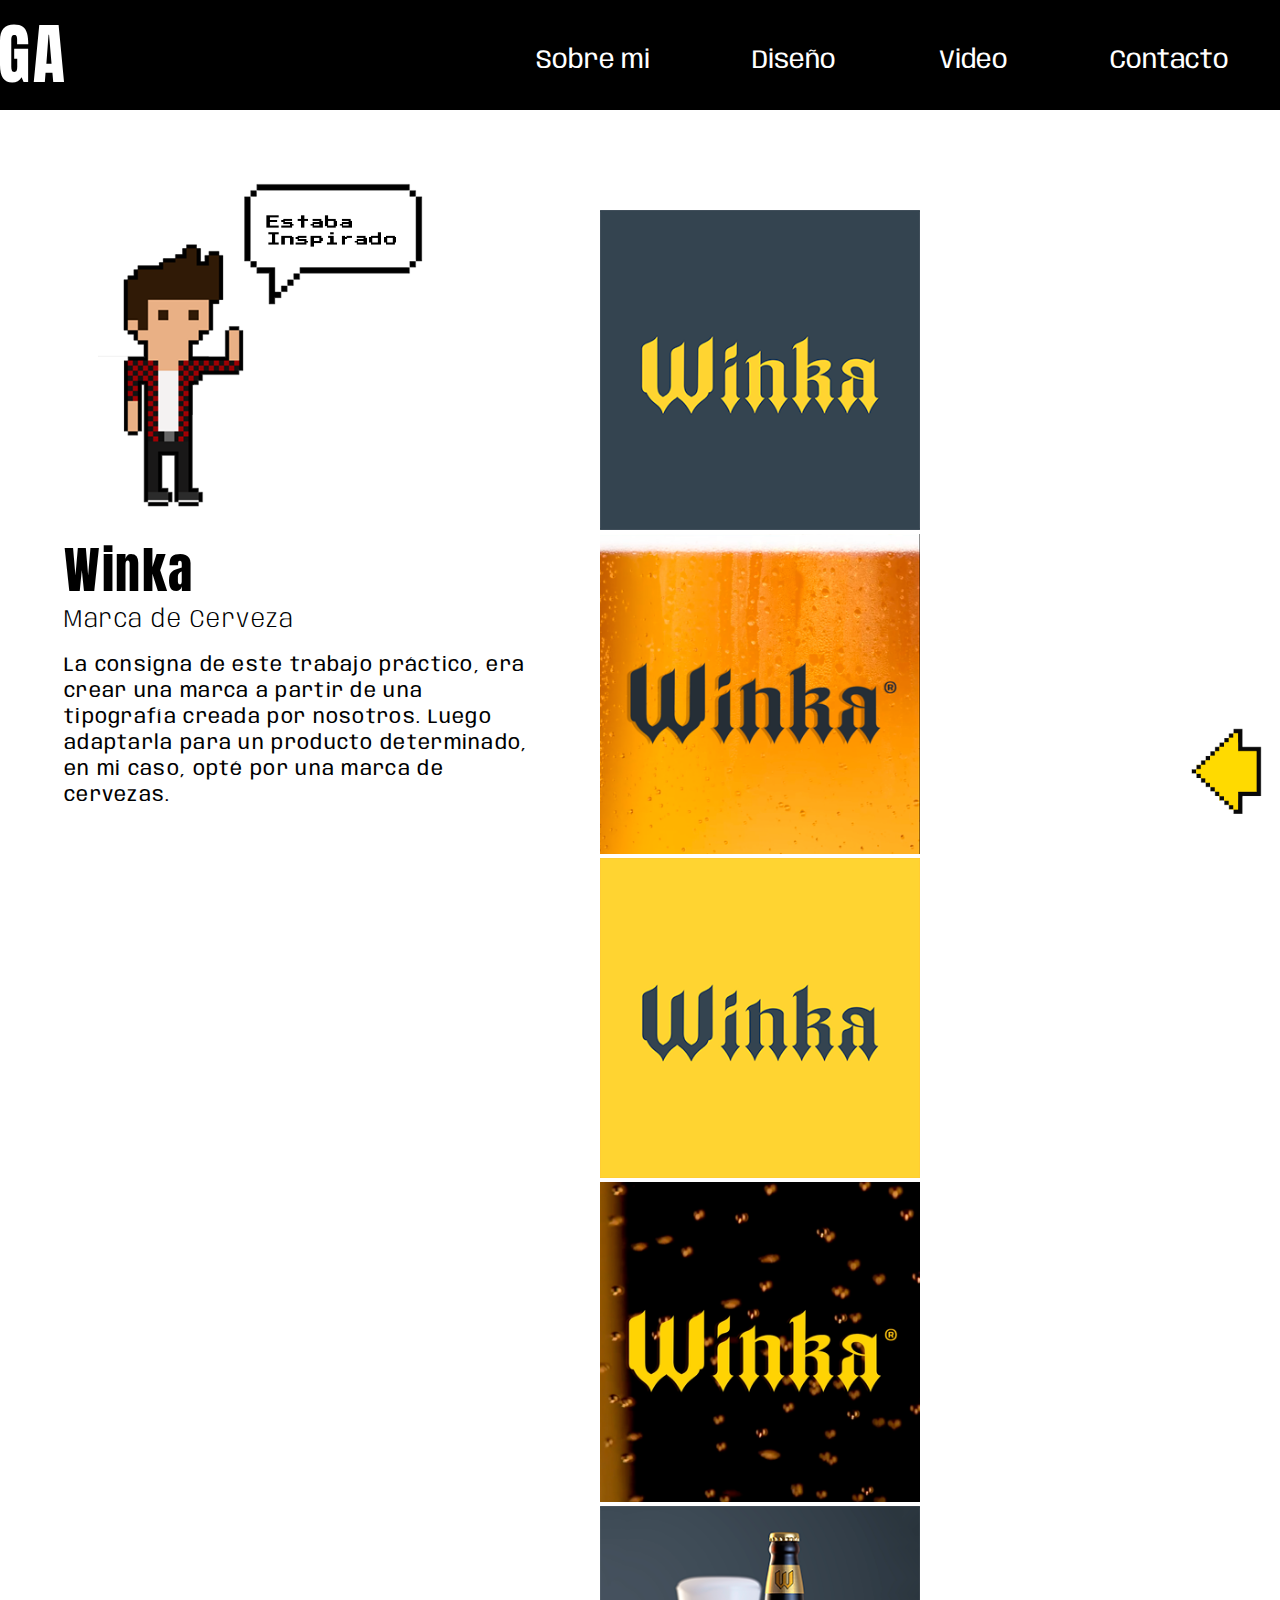
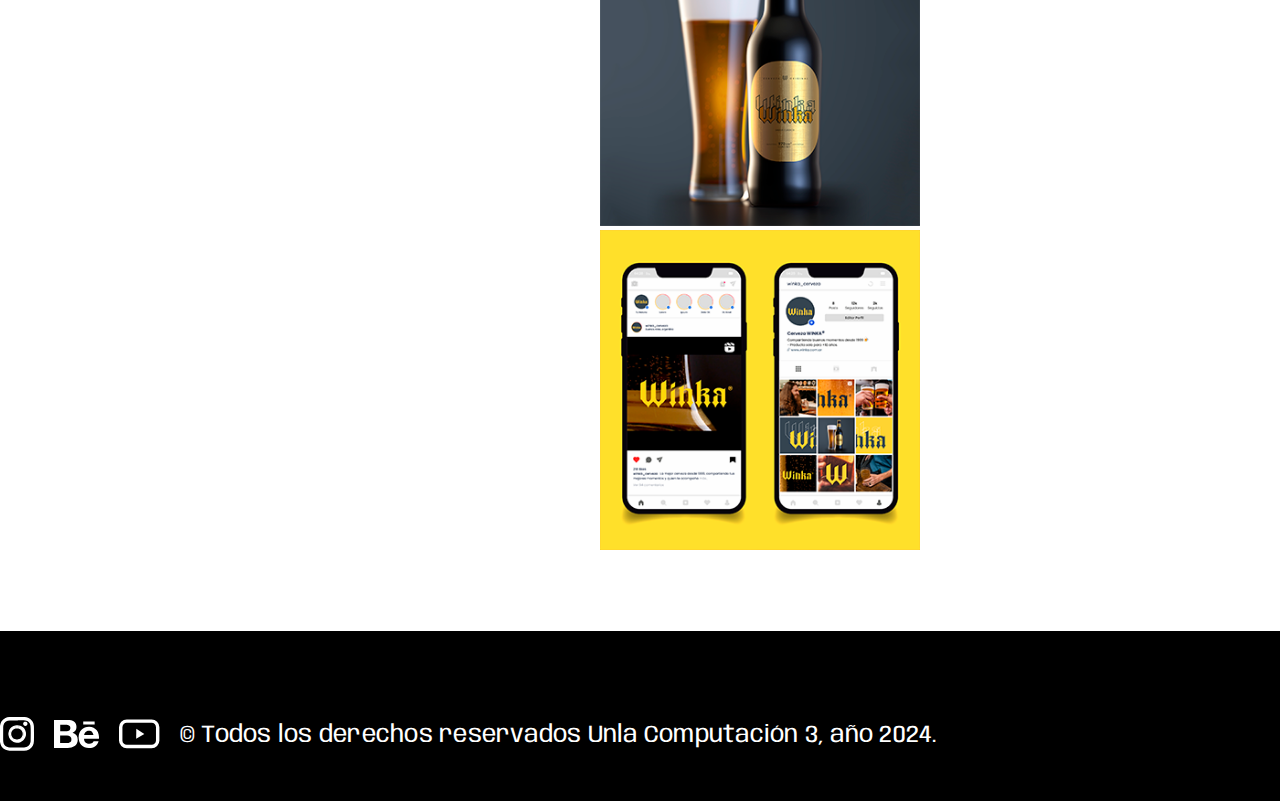
<file: galeria-winka.html>
<!DOCTYPE html>
<html lang="en">
<head>
    <meta charset="UTF-8">
    <meta name="viewport" content="width=device-width, initial-scale=1.0">
    <script>
        function cambiarDisplay(visibilidadNueva){
            document.getElementById("galeria").style.display = visibilidadNueva
        }
        function mostrarGaleria(){
            cambiarDisplay('flex')
        }
        function ocultarGaleria(){
            cambiarDisplay('none')
        }
    </script>
    <link rel="stylesheet" href="estilos.css">
    <link rel="icon" href="gonza_favicon.ico">
    <title>Avalos Gonzalo Porfolio</title>
</head>
<body>
    <header>
        <div class="contenedor-header">
            <div>
                <a class="ga-hover" href="index.html"><img src="img/ga_plenos.svg" width="65px" height="59px" alt="ga-logo"></a>
            </div>
            <div id="abrir" class="abrir-menu"><img src="img/boton_abrir.png" width="60px" height="60px"></div>
            <nav class="navconteiner" id="nav">
                <div class="cerrar-menu" id="cerrar"><img src="img/boton_cerrar.png" width="60px" height="60px"></div>
                <ul>
                    <li><a href="sobre-mi.html" target="_self">Sobre mi</a></li>
                    <li><a href="trabajos.html" target="_self">Diseño</a></li>
                    <li><a href="video.html" target="_self">Video</a></li>
                    <li><a href="contacto.html" target="_self">Contacto</a></li>
                </ul>
            </nav>
        </div>
    <!---Script Boton Hamburguesa --->
        <script type="text/javascript">
            const nav = document.querySelector("#nav")
            const abrir = document.querySelector("#abrir")
            const cerrar = document.querySelector("#cerrar")

            abrir.addEventListener("click", () => {
                nav.classList.add("nav-visible");
        })
        cerrar.addEventListener("click", () => {
            nav.classList.remove("nav-visible");
        })

        </script>
    <!---Script Boton Hamburguesa --->
    </header>
    <main>
        <div class="contenedor-galeria">
            <div class="info-galeria">
                <img src="img/cartel_inspirado.png" width="400x" height="354px">
                <h2>Winka</h2>
                <h3 class="subtitulo-galeria">Marca de Cerveza</h3>
                <p class="texto-galeria">La consigna de este trabajo práctico, era crear una marca a partir de una tipografía creada por nosotros. Luego adaptarla para un producto determinado, en mi caso, opté por una marca de cervezas.</p>
            </div>
            <section id="miniaturas">
                <a href="#foto-1"><img src="img/galeria/winka_mini_1.png" width="320px" height="320px" alt="Gorrión" onClick="mostrarGaleria()"></a>
                <a href="#foto-2"><img src="img/galeria/winka_mini_6.png" width="320px" height="320px" alt="Lechuza" onClick="mostrarGaleria()"></a>
                <a href="#foto-3"><img src="img/galeria/winka_mini_2.png" width="320px" height="320px" alt="Teyú" onClick="mostrarGaleria()"></a>
                <a href="#foto-4"><img src="img/galeria/winka_mini_5.png" width="320px" height="320px" alt="Gorrión" onClick="mostrarGaleria()"></a>
                <a href="#foto-5"><img src="img/galeria/winka_mini_3.png" width="320px" height="320px" alt="Lechuza" onClick="mostrarGaleria()"></a>
                <a href="#foto-6"><img src="img/galeria/winka_mini_4.png" width="320px" height="320px" alt="Teyú" onClick="mostrarGaleria()"></a>
            </section>
            <section id="galeria">
                <ul id="galeria-oculta">
                        <li class="fraccion-galeria" id="foto-1">
                                <a href="#" class="primer-ultima-flecha"><img class="flecha" src="img/galeria/flecha_iz.png" width="50px" height="50px" alt="Anterior"></a>
                                <img class="close" src="img/galeria/cerrar.png" alt="Cerrar" width="50px" height="50px" onClick="ocultarGaleria()">
                                <a href="#foto-2"><img class="flecha-der" src="img/galeria/flecha_der.png" width="50px" height="50px" alt="Siguiente"></a>
                        </li>
                        <li class="fraccion-galeria" id="foto-2">
                                <a href="#foto-1"><img class="flecha" src="img/galeria/flecha_iz.png" width="50px" height="50px" alt="Anterior"></
                                <img class="close" src="img/galeria/cerrar.png" alt="Cerrar" width="50px" height="50px" onClick="ocultarGaleria()">
                                <a href="#foto-3"><img class="flecha-der" src="img/galeria/flecha_der.png" width="50px" height="50px" alt="Siguiente"></a>
                        </li>
                        <li class="fraccion-galeria" id="foto-3">
                                <a href="#foto-2"><img class="flecha" src="img/galeria/flecha_iz.png" width="50px" height="50px" alt="Anterior"></a>
                                <img class="close" src="img/galeria/cerrar.png" alt="Cerrar" width="50px" height="50px" onClick="ocultarGaleria()">
                                <a href="#foto-4"><img class="flecha-der" src="img/galeria/flecha_der.png" width="50px" height="50px" alt="Siguiente"></a>
                            
                        <li class="fraccion-galeria" id="foto-4">
                                <a href="#foto-3"><img class="flecha" src="img/galeria/flecha_iz.png" width="50px" height="50px" alt="Anterior"></a>
                                <img class="close" src="img/galeria/cerrar.png" alt="Cerrar" width="50px" height="50px" onClick="ocultarGaleria()">
                                <a href="#foto-5"><img class="flecha-der" src="img/galeria/flecha_der.png" width="50px" height="50px" alt="Siguiente"></a>
                        </li>
                        <li class="fraccion-galeria" id="foto-5">
                                <a href="#foto-4"><img class="flecha" src="img/galeria/flecha_iz.png" width="50px" height="50px" alt="Anterior"></
                                    <img class="close" src="img/galeria/cerrar.png" alt="Cerrar" width="50px" height="50px" onClick="ocultarGaleria()">
                                <a href="#foto-6"><img class="flecha-der" src="img/galeria/flecha_der.png" width="50px" height="50px" alt="Siguiente"></a>
                        </li>
                        <li class="fraccion-galeria" id="foto-6">
                                <a href="#foto-5"><img class="flecha" src="img/galeria/flecha_iz.png" width="50px" height="50px" alt="Anterior"></a>
                                <img class="close" src="img/galeria/cerrar.png" alt="Cerrar" width="50px" height="50px" onClick="ocultarGaleria()">
                                <a href="#" class="primer-ultima-flecha"><img class="flecha-der" src="img/galeria/flecha_der.png" width="50px" height="50px" alt="Siguiente"></a>
                        </li>
                </ul>
                <div id="fondo-galeria"></div>
            </section>
            <div class="boton-volver">
                <a href="trabajos.html"><img class="volver-amarillo" src="img/flecha_volver.png" width="100px" height="100px"></a>
            </div>
        </div>
    </main>
    <footer>
        <div class="contenedor-footer">
            <section class="redes">
                <a href="https://www.instagram.com/gonzaa_design/" target="_blank"><img src="img/instagram_logo.svg" width="34px" height="34px" alt="logo-instagram"></a>
                <a href="https://www.behance.net/gonzaloavalos1" target="_blank"><img src="img/behance_logo.svg" width="45px" height="28px" alt="logo-behance"></a>
                <a href="https://www.youtube.com" target="_blank"><img src="img/youtube_logo.svg" width="41px" height="30px" alt="logo-youtube"></a>
            </section>
            <p class="texto-footer">© Todos los derechos reservados Unla Computación 3, año 2024.</p>
        </div>
    </footer>
</body>
</html>
</file>
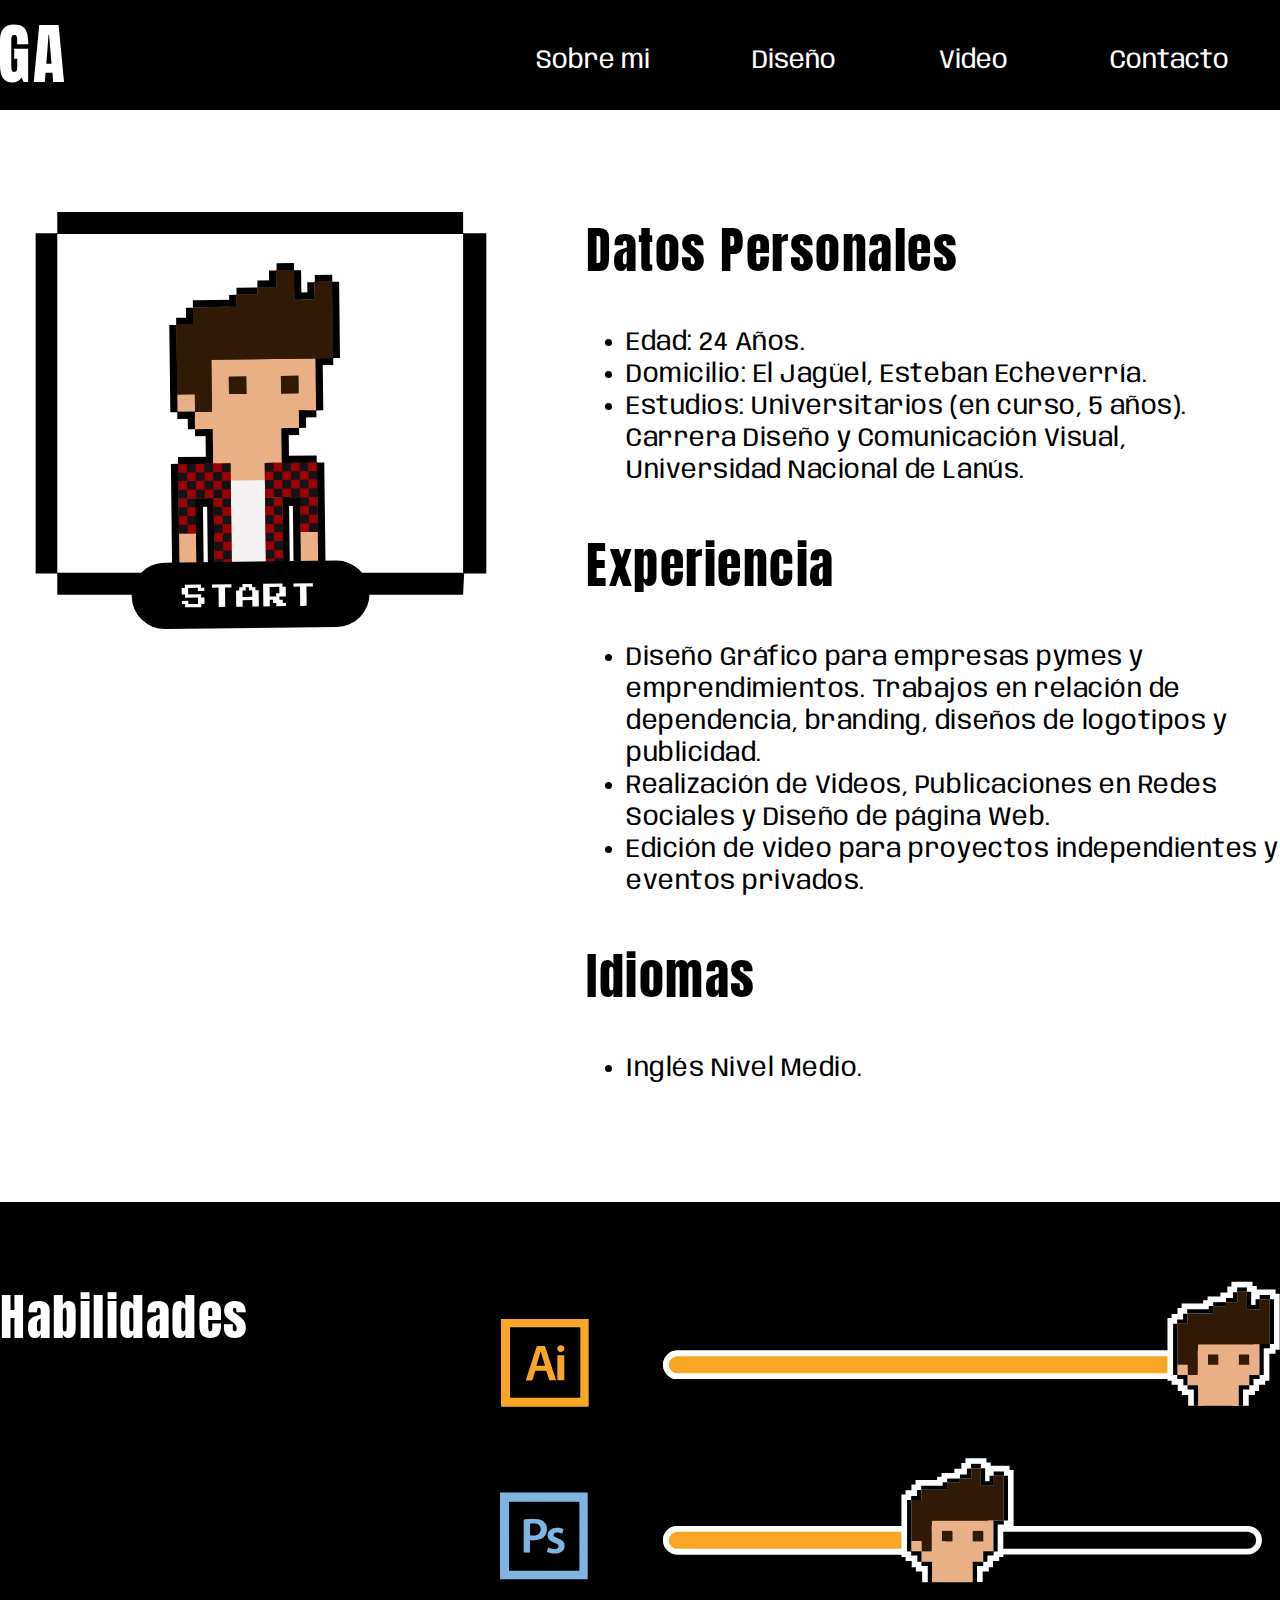
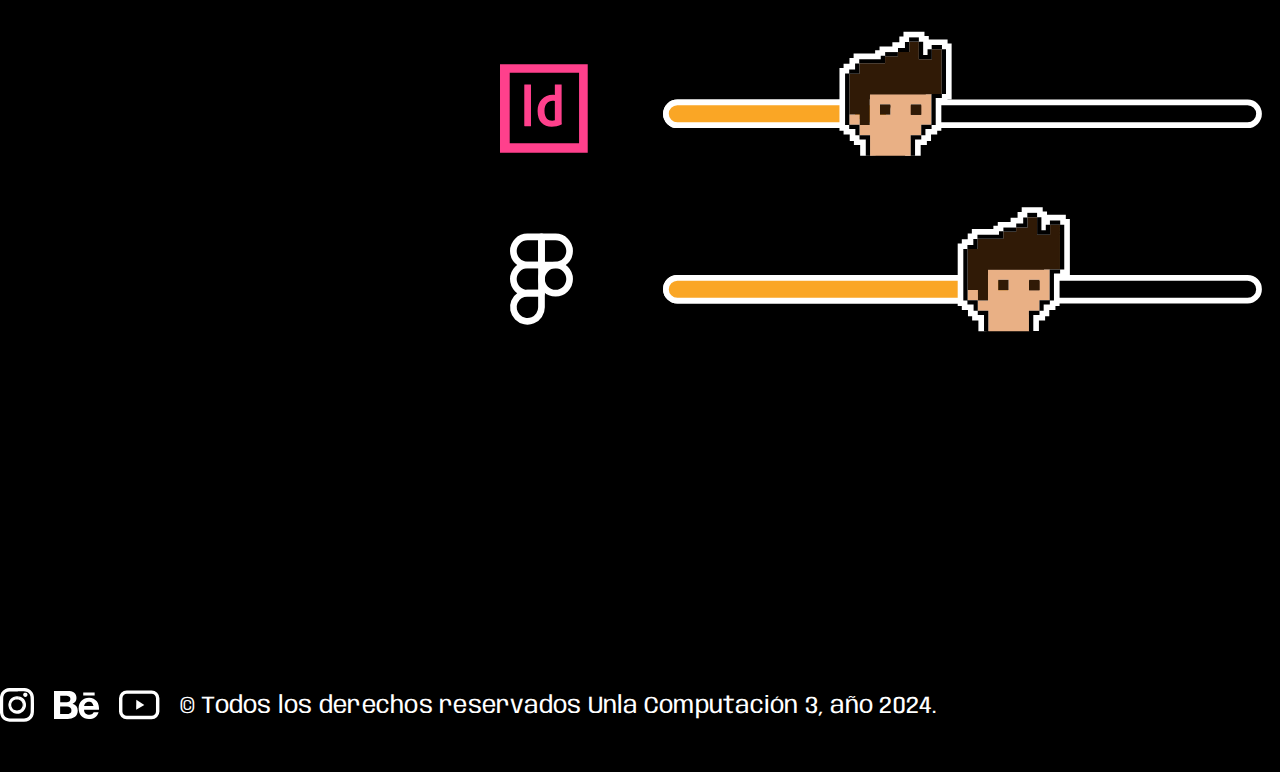
<file: sobre-mi.html>
<!DOCTYPE html>
<html lang="en">
<head>
    <meta charset="UTF-8">
    <meta name="viewport" content="width=device-width, initial-scale=1.0">
    <link rel="stylesheet" href="estilos.css">
    <link rel="icon" href="gonza_favicon.ico">
    <title>Avalos Gonzalo Porfolio</title>
</head>
<body>
    <header>
            <div class="contenedor-header">
                <div>
                    <a class="ga-hover" href="index.html"><img src="img/ga_plenos.svg" width="65px" height="59px" alt="ga-logo"></a>
                </div>
                <nav class="navconteiner">
                    <ul>
                        <li><a href="sobre-mi.html" target="_self">Sobre mi</a></li>
                        <li><a href="trabajos.html" target="_self">Diseño</a></li>
                        <li><a href="video.html" target="_self">Video</a></li>
                        <li><a href="contacto.html" target="_self">Contacto</a></li>
                    </ul>
                </nav>
            </div>
    </header>
    <main class="main-sobre">
        <section class="sobre-mi">
            <div class="contenedor-perfil">
                <img class="foto-perfil-2" src="img/foto_perfil_5.svg" width="522px" height="418px" alt="personaje-foto-perfil">
                <img class="foto-perfil" src="img/foto_perfil.svg" width="522px" height="418px" alt="personaje-foto-perfil">
            </div>
            <article class="info-personal">
                <h2>Datos Personales</h2>
                <ul class="lista-sobremi">
                    <li>Edad: 24 Años.</li>
                    <li>Domicilio: El Jagüel, Esteban Echeverría.</li>
                    <li>Estudios: Universitarios (en curso, 5 años). Carrera Diseño y Comunicación Visual, Universidad Nacional de Lanús.</li>
                </ul>
                <h2>Experiencia</h2>
                <ul class="lista-sobremi">
                    <li>Diseño Gráfico para empresas pymes y emprendimientos. Trabajos en relación de dependencia, branding, diseños de logotipos y publicidad.</li>
                    <li>Realización de Videos, Publicaciones en Redes Sociales y Diseño de página Web.</li>
                    <li>Edición de video para proyectos independientes y eventos privados.</li>
                </ul>
                <h2>Idiomas</h2>
                <ul class="lista-sobremi">
                    <li>Inglés Nivel Medio.</li>
                </ul>
            </article>
        </section>
        <div class="habilidades">
            <div class="titulo-seccion">
                <h2 class="subtitulo-blanco">Habilidades</h2>
            </div>
            <div class="barras-habilidades">
             <img src="img/seccion_habilidades.svg" width="100%" height="681px">
            </div>
        </div>
    </main>
    <footer>
        <div class="contenedor-footer">
            <section class="redes">
                <a href="https://www.instagram.com/gonzaa_design/" target="_blank"><img src="img/instagram_logo.svg" width="34px" height="34px" alt="logo-instagram"></a>
                <a href="https://www.behance.net/gonzaloavalos1" target="_blank"><img src="img/behance_logo.svg" width="45px" height="28px" alt="logo-behance"></a>
                <a href="https://www.youtube.com" target="_blank"><img src="img/youtube_logo.svg" width="41px" height="30px" alt="logo-youtube"></a>
            </section>
            <p class="texto-footer">© Todos los derechos reservados Unla Computación 3, año 2024.</p>
        </div>
    </footer>
</body>
</html>
</file>
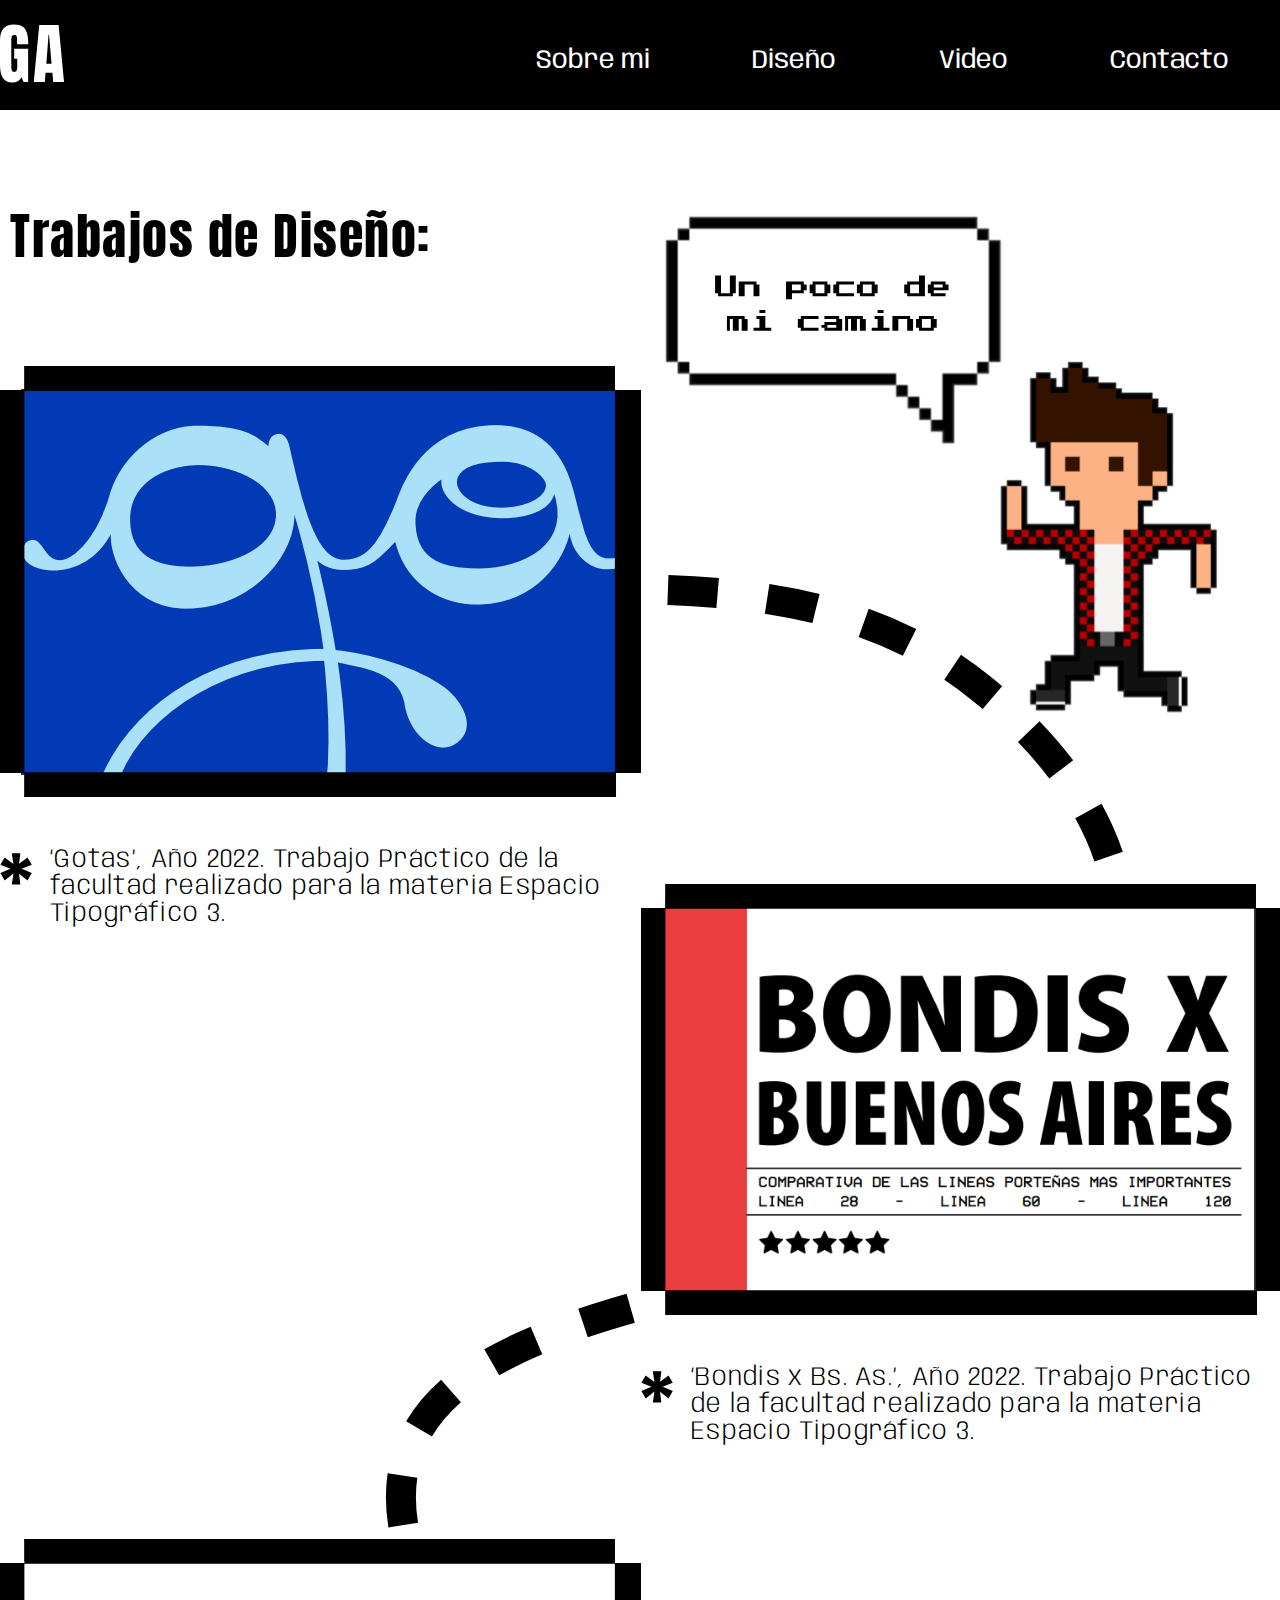
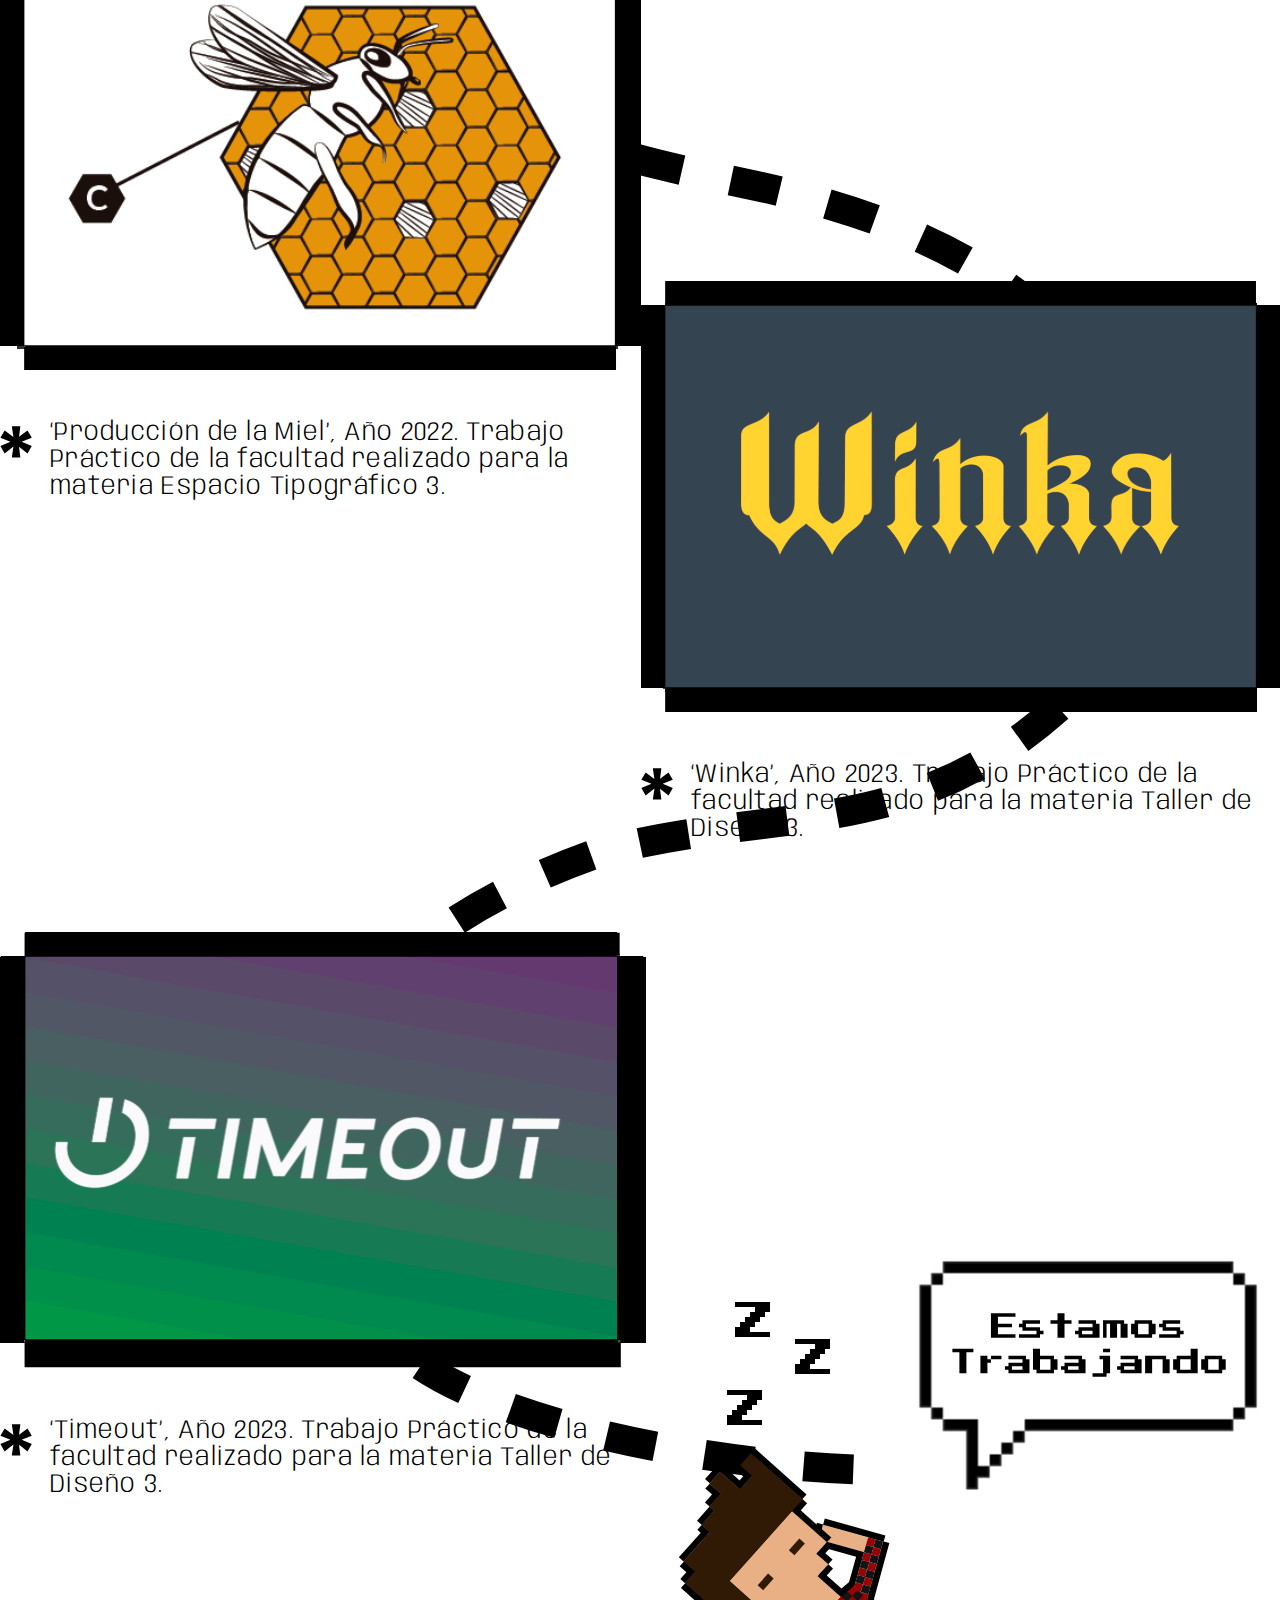
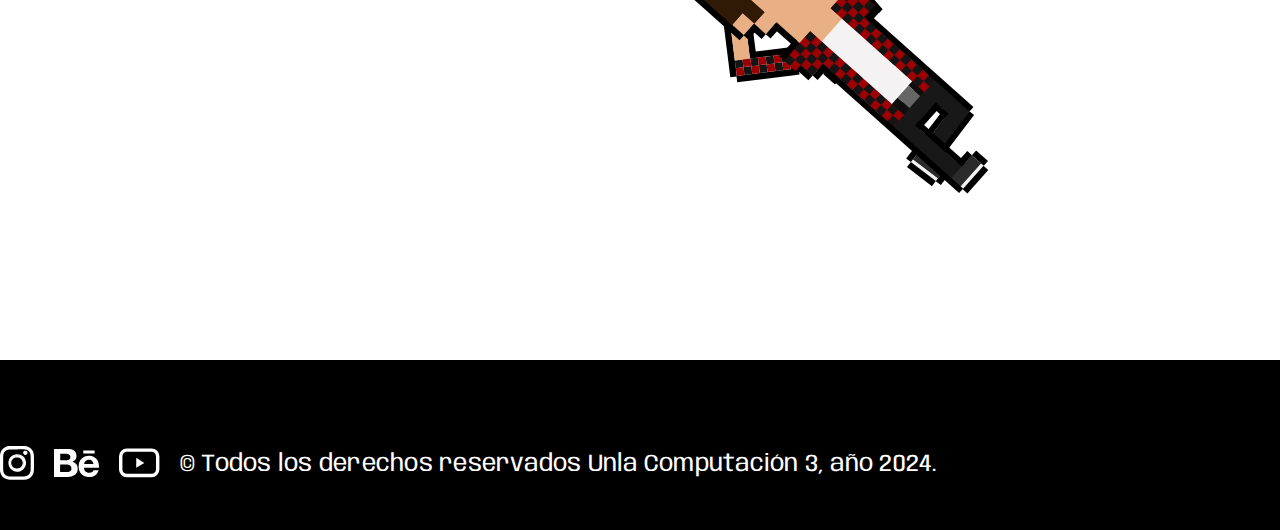
<file: trabajos.html>
<!DOCTYPE html>
<html lang="en">
<head>
    <meta charset="UTF-8">
    <meta name="viewport" content="width=device-width, initial-scale=1.0">
    <link rel="stylesheet" href="estilos.css">
    <link rel="icon" href="gonza_favicon.ico">
    <title>Avalos Gonzalo Porfolio</title>
</head>
<body>
    <header>
            <div class="contenedor-header">
                <div>
                    <a class="ga-hover" href="index.html"><img src="img/ga_plenos.svg" width="65px" height="59px" alt="ga-logo"></a>
                </div>
                <nav class="navconteiner">
                    <ul>
                        <li><a href="sobre-mi.html" target="_self">Sobre mi</a></li>
                        <li><a href="trabajos.html" target="_self">Diseño</a></li>
                        <li><a href="video.html" target="_self">Video</a></li>
                        <li><a href="contacto.html" target="_self">Contacto</a></li>
                    </ul>
                </nav>
            </div>
    </header>
    <main>
        <div class="seccion-categorias">
            <div class="columna-1">
                <div class="titulo-diseño">
                    <h2>Trabajos de Diseño:</h2>
                </div>
                <div class="item">
                    <a href="galeria-gotas.html"><img class="gotas" src="img/portada_gotas.svg" width="641px" height="431px" alt="portada-gotas"></a>
                    <img src="img/portada_gotas-hover.svg" width="641px" height="431px" alt="portada-gotas">
                    <div class="pie-de-categoria">
                        <img src="img/asterisco.svg" width="32px" height="110px" alt="asterisco">
                        <p class="texto-video">‘Gotas’, Año 2022. Trabajo Práctico de la facultad realizado para la materia Espacio Tipográfico 3.</p>
                    </div>
                </div>
                <div class="item-1">
                    <a href="galeria-miel.html"><img class="gotas" src="img/portada_miel.svg" width="641px" height="431px" alt="portada-gotas"></a>
                    <img src="img/portada_miel-hover.svg" width="641px" height="431px" alt="portada-gotas">
                    <div class="pie-de-categoria">
                        <img src="img/asterisco.svg" width="32px" height="110px" alt="asterisco">
                        <p class="texto-video">‘Producción de la Miel’, Año 2022. Trabajo Práctico de la facultad realizado para la materia Espacio Tipográfico 3.</p>
                    </div>
                </div>
                <div class="item-2">
                    <a href="galeria-timeout.html"><img class="gotas" src="img/portada_timeout.svg" width="644px" height="432px" alt="portada-gotas"></a>
                    <img src="img/portada_timeout-hover.svg" width="646px" height="436px" alt="portada-gotas">
                    <div class="pie-de-categoria">
                        <img src="img/asterisco.svg" width="32px" height="110px" alt="asterisco">
                        <p class="texto-video">‘Timeout’, Año 2023. Trabajo Práctico de la facultad realizado para la materia Taller de Diseño 3.</p>
                    </div>
                </div>
            </div>
            <div class="columna-2">
                <div>
                    <img src="img/personaje-diseño.svg" width="100%" height="655px" alt="personaje-habla">
                </div>
                <div class="item-3">
                    <a href="galeria-bondis.html"><img class="gotas" src="img/portada_bondis.svg" width="641px" height="431px" alt="portada-gotas"></a>
                    <img src="img/portada_bondis-hover.svg" width="641px" height="431px" alt="portada-gotas">
                    <div class="pie-de-categoria">
                        <img src="img/asterisco.svg" width="32px" height="110px" alt="asterisco">
                        <p class="texto-video">‘Bondis x Bs. As.’, Año 2022. Trabajo Práctico de la facultad realizado para la materia Espacio Tipográfico 3.</p>
                    </div>
                </div>
                <div class="item-3">
                    <a href="galeria-winka.html"><img class="gotas" src="img/portada_winka.svg" width="641px" height="431px" alt="portada-gotas"></a>
                    <img src="img/portada_winka-hover.svg" width="641px" height="431px" alt="portada-gotas">
                    <div class="pie-de-categoria">
                        <img src="img/asterisco.svg" width="32px" height="110px" alt="asterisco">
                        <p class="texto-video">‘Winka’, Año 2023. Trabajo Práctico de la facultad realizado para la materia Taller de Diseño 3.</p>
                    </div>
                </div>
                <div>
                    <div class="sueño">
                        <img class="zzz" src="img/animacion_zzz.png" width="151px" height="172px">
                    </div>
                    <img src="img/estamos_trabajando.svg" width="100%" height="652px" alt="personaje-habla">
                </div>
            </div>
        </div>
    </main>
    <footer>
        <div class="contenedor-footer">
            <section class="redes">
                <a href="https://www.instagram.com/gonzaa_design/" target="_blank"><img src="img/instagram_logo.svg" width="34px" height="34px" alt="logo-instagram"></a>
                <a href="https://www.behance.net/gonzaloavalos1" target="_blank"><img src="img/behance_logo.svg" width="45px" height="28px" alt="logo-behance"></a>
                <a href="https://www.youtube.com" target="_blank"><img src="img/youtube_logo.svg" width="41px" height="30px" alt="logo-youtube"></a>
            </section>
            <p class="texto-footer">© Todos los derechos reservados Unla Computación 3, año 2024.</p>
        </div>
    </footer>
</body>
</html>
</file>
<file: estilos.css>
@import url('https://fonts.googleapis.com/css2?family=Anybody:ital,wght@0,100..900;1,100..900&display=swap');
@import url('https://fonts.googleapis.com/css2?family=Press+Start+2P&display=swap');
@import url('https://fonts.googleapis.com/css2?family=Anton&display=swap');

*{
    margin: 0;
    padding: 0;
    box-sizing: border-box;
}

body {
    cursor: url(img/cursor.png), auto;
}

main  {
    display: flex;
    justify-content: center;
}
header {
    top: 100%;
    width: 100%;
    height: 110px;
    background-color: #000;
    display: flex;
    justify-content: center;
    align-items: center;

}
.contenedor-header{
    display: flex;
    justify-content: space-between;
    align-items: center;
    max-width: 1580px;
    width: 100%;
}

.cabecera {
    display: flex;
    justify-content: center;
    max-width: 1600px;
    width: 100%;
}
.navconteiner {
    display: flex;
    justify-content: flex-end;
    align-items: center;
    width: 100%;
    max-width: 1200px;
}

.navconteiner ul {
    padding-top: 10px;
    display: flex;
    justify-content: space-around;
    align-items: center;
    list-style: none;
    text-decoration: none;
    width: 100%;
    max-width: 795px;
}

.navconteiner li a {
    text-decoration: none;
    color: #FFF;
    text-align: center;
    font-family: Anybody;
    font-size: 26px;
    font-style: normal;
    font-weight: 400;
    line-height: normal;
    cursor: url(img/estrella_cursor.png) 0 0, auto;
}
.navconteiner li a:hover {
    text-decoration: none;
    color: #ffd900;
    text-align: center;
    font-family: Anybody;
    font-size: 26px;
    font-style: normal;
    font-weight: 400;
    line-height: normal;
    cursor: url(img/estrella_cursor.png) 0 0, auto;
}

.abrir-menu, .cerrar-menu {
    display: none;
}

.ga-hover {
    cursor: url(img/estrella_cursor.png) 0 0, auto;
}

.inicio {
    display: flex;
    justify-content: center;
    align-items: center;
    width: 100%;
    height: auto;
}

footer {
    width: 100%;
    height: 170px;
    display: flex;
    justify-content: center;
    align-items: center;
    background-color: #000;
    padding-top: 80px;
}

.texto-footer {
    color: #FFF;
    font-family: Anybody;
    font-size: 24px;
    font-style: normal;
    font-weight: 400;
    line-height: 28px;
    letter-spacing: 0.24px;
    padding-left: 20px;
}

.imagenes {
    display: flex;
    justify-content: flex-start;
    width: 100%;
    height: auto;
    max-width: 1600px;
}

.presentacion {
    width: 700px;
    height: auto;
    background: black;
    position: absolute;
    top: 60%;
    left: 66%;
    padding: 20px 40px 50px 40px;
}


h1 {
    font-family: Anton;
    font-size: 70px;
    font-style: normal;
    font-weight: 400;
    line-height: normal;
    color: #FFF;
    letter-spacing: 1.4px;
}

h2 {
    font-family: Anton;
    font-size: 50px;
    font-style: normal;
    font-weight: 400;
    line-height: normal;
    letter-spacing: 1.5px;
}

h3 {
    color: #FFF;
    font-family: Anybody;
    font-size: 25px;
    font-style: normal;
    font-weight: 300;
    line-height: normal;
    letter-spacing: 1.5px;
}

.bloque-inicio {
    padding-top: 20px;
    color: #FFF;
    font-family: Anybody;
    font-size: 18px;
    font-style: normal;
    font-weight: 400;
    line-height: 25px;
    letter-spacing: 0.9px;
    width: 100%;
    max-width: 484px;
}

.presentacion aside {
    width: 100%;
    max-width: 600px;
}

.contenedor-footer {
    display: flex;
    justify-content: flex-start;
    align-items: center;
    max-width: 1600px;
    width: 100%;
    height: auto;
    padding-bottom: 40px;
}

.redes {
    display: flex;
    justify-content: space-between;
    align-items: center;
    width: 100%;
    max-width: 160px;
}

.personaje-corre {
    z-index: 1;
    position: absolute;
    top: 58%;
    right: 46%;
    width: 1250px;
    height: 350px;
    background-image: url(img/personaje-frames/pose_20.svg);
    animation-name: corre;
    animation-duration: 2s;
    animation-direction: normal;
    animation-iteration-count: 1;
    animation-timing-function: step-start;
    animation-fill-mode: none;
}

@keyframes corre {
    0% { background-image: url(img/personaje-frames/pose_2.svg);
    }

    5% { background-image: url(img/personaje-frames/pose_3.svg);
    }

    10% { background-image: url(img/personaje-frames/pose_4.svg);
    }

    15% { background-image: url(img/personaje-frames/pose_5.svg);
    }

    20% { background-image: url(img/personaje-frames/pose_6.svg);
    }

    25% { background-image: url(img/personaje-frames/pose_7.svg);
    }

    30% { background-image: url(img/personaje-frames/pose_8.svg);
    }

    35% { background-image: url(img/personaje-frames/pose_9.svg);
    }
    40% { background-image: url(img/personaje-frames/pose_10.svg);
    }

    45% { background-image: url(img/personaje-frames/pose_11.svg);
    }

    50% { background-image: url(img/personaje-frames/pose_12.svg);
    }

    55% { background-image: url(img/personaje-frames/pose_13.svg);
    }
    
    60% { background-image: url(img/personaje-frames/pose_14.svg);
    }

    65% { background-image: url(img/personaje-frames/pose_15.svg);
    }

    70% { background-image: url(img/personaje-frames/pose_16.svg);
    }

    75% { background-image: url(img/personaje-frames/pose_17.svg);
    }

    80% { background-image: url(img/personaje-frames/pose_18.svg);
    }

    85% { background-image: url(img/personaje-frames/pose_19.svg);
    }

    90% { background-image: url(img/personaje-frames/pose_20.svg);
    }

    95% { background-image: none;
    }

    100% { background-image: none;

    }
}

.pose-hover {
    position: absolute;
    width: 100%;
    height: auto;
    opacity: 0;
}

.pose-hover:hover {
    position: absolute;
    opacity: 1;
    transition-timing-function: ease-in-out;
    transition-duration: 0.25s;
}

.contenedor-flor {
    position: absolute;
    top: 13%;
}

.dibujo-flor {
    position: absolute;
    animation-name: flor;
    animation-duration: 1s;
    animation-direction: normal;
    animation-iteration-count: 1;
    animation-timing-function: ease-in;
    animation-fill-mode: forwards;
}

@keyframes flor {
    0% { transform: translateY(5px);
    }
    25% { transform: translateY(10px);
    }
    50% { transform: translateY(15px);
    }
    75% { transform: translateY(20px);
    }
    100% { transform: translateY(30px);
    }

}


.contenedor-abeja {
    z-index: 2;
    position: absolute;
    width: 456px;
    height: 514px;
    left: 9.5%;
}

.contenedor-abeja:hover {
    background-image: url(img/cartel_abeja.svg);

}

.abeja-vuela {
    animation-name: vuela;
    animation-duration: 3s;
    animation-direction: normal;
    animation-iteration-count: 1;
    animation-timing-function: ease-in;
    animation-fill-mode: forwards;
}

@keyframes vuela {
    0% { transform: translateY(-150px);
    }
    25% { transform: translateY(10px);
          transform: translateX(9px);
          
    }
    50% { transform: rotate(10deg);
        transform: translateY(40px);
    }
    75% { transform: translateY(80px);
         transform: rotate(-10deg);
    }
    100% { transform: rotate(5deg);
           transform: translateY(165px);
    }
}

.contenedor-control {
    top: 11.5%;
    left: 45.45%;
    position: absolute;
    width: 660px;
    height: 665px;
    background-image: url(img/control_3.svg);
    background-repeat: no-repeat;
    animation-name: control;
    animation-duration: 0.75s;
    animation-direction: normal;
    animation-iteration-count: 1;
    animation-timing-function: ease-in;
}

.cartel-diseno {
    opacity: 0;
}

.cartel-diseno:hover{
    opacity: 1;
}

@keyframes control {
    0% { background-image: url(img/control_2.svg);
         background-repeat: no-repeat;
    }
    
    100% { background-image: url(img/control_3.svg);
         background-repeat: no-repeat;
    }

}

/*----Contacto----*/

.contacto {
    display: flex;
    justify-content: space-between;
    width: 100%;
    max-width: 72%;
    height: auto;
    padding-top: 5%;
    padding-bottom: 5%;
}

.personaje-dialogo{
    display: flex;
    width: 700px;
    height: 663px;
}

h4 {
    display: flex;
    justify-content: center;
    align-items: center;
    color: #FFF;
    text-align: center;
    font-family: Anton;
    font-size: 30px;
    font-style: normal;
    font-weight: 400;
    line-height: normal;
    letter-spacing: 1.4px;
    background-color: #000;
    width: 220px;
    height: 68px;
    border-radius: 50px;
}

.formulario-seccion {
    max-width: 600px;
    height: auto;
    display: flex;
    justify-content: center;
    flex-direction: column;
    margin-right: 3%;

}

form {
    max-width: 600px;
    display: flex;
    flex-direction: column;
    padding-top: 30px;
    font-family: Anybody;
    font-size: 22px;
}

label {
    display: block;
    padding-bottom: 14px;
    padding-top: 22px;
}

input {
    border: 5px solid black;
    width: 535px;
    height: 60px;
    padding-left: 10px;
    font-family: Anybody;
    font-size: 18px;
    font-style: normal;
    font-weight: 400;
    line-height: normal;
}

#mensaje {
    border: 5px solid black;
    width: 535px;
    height: 150px;
    margin-bottom: 20px;
    padding-top: 12px;
    padding-left: 10px;
    font-family: Anybody;
    font-size: 18px;
    font-style: normal;
    font-weight: 400;
    line-height: normal;
}

.boton-enviar {
    display: flex;
    justify-content: center;
    color: #000000;
    text-align: center;
    font-family: 'Press Start 2P', system-ui;
    font-size: 18px;
    letter-spacing: 1px;
    width: 220px;
    height: 68px;
    border: 5px solid #000;
    background-color: #FFF;
    border-radius: 50px;
}

.boton-enviar:hover {
    display: flex;
    justify-content: center;
    color: #000000;
    text-align: center;
    font-family: 'Press Start 2P', system-ui;
    font-size: 18px;
    letter-spacing: 1px;
    width: 220px;
    height: 68px;
    border: 5px solid #000;
    background-color: #ffd900;
    border-radius: 50px;
    cursor: pointer;
    cursor: url(img/estrella_cursor.png) 0 0, auto;
}

.enviar-div {
    display: flex;
    justify-content: flex-end;
    width: 100%;
}

/* ----- Contacto FIN---- */

/*---- Sobre mi ----*/

.sobre-mi {
    width: 100%;
    height: auto;
    display: flex;
    justify-content: center;
    padding-bottom: 6%;
    padding-top: 8%;
}


.foto-perfil {
    width: 522px;
    height: 418px;
}

.foto-perfil:hover {
    display: none;
}


.contenedor-perfil {
    width: 522px;
    height: 418px;
}

.foto-perfil-2 {
    position: absolute;
    opacity: 0;
}


.foto-perfil-2:hover {
    position: absolute;
    opacity: 1;
    width: 522px;
    height: 418px;
    background-color: #FFF;
}

.info-personal {
    width: 100%;
    max-width: 900px;
    padding-left: 64px;
}

.lista-sobremi {
    padding-top: 40px;
    padding-left: 40px;
    padding-bottom: 40px;
}

.lista-sobremi li {
    max-width: 900px;
    font-family: Anybody;
    font-size: 26px;
    font-style: normal;
    font-weight: 400;
    line-height: 32px; 
    letter-spacing: 0.52px;
}

.habilidades {
    display: flex;
    background-color: black;
    width: 100%;
    justify-content: center;
    align-items: start;
    height: 1000px;
    padding-top: 5%;
}

.titulo-seccion {
    padding-top: 1%;
    width: 100%;
    max-width: 500px;
}

.main-sobre {
    display: flex;
    flex-direction: column;
}

.subtitulo-blanco {
    color: #FFF;
}

.barras-habilidades {
    width: 100%;
    max-width: 818px;
    background-color: black;
}

/*---- Sobre mi FIN----*/

/*---- Video ----*/

.seccion-videos {
    max-width: 1600px;
    width: 100%;
    display: flex;
    justify-content: center;
    height: auto;
    padding-top: 6%;
    padding-bottom: 6%;
}

.columna-videos {
    width: 100%;
    max-width: 888px;
    display: flex;
    flex-direction: column;
}

.item-video {
    display: flex;
    justify-content: center;
    align-items: center;
    margin-top: 20px;
    width: 888px;
    height: 521px;
    background-image: url(img/video-marco.svg);
    background-size: cover;
}

.pie-de-video {
    display: flex;
    justify-content: flex-start;
    align-items: center;
    width: 100%;
    max-width: 888px;
    padding-top: 10px;
    padding-bottom: 10%;
}

.texto-video {
    padding-top: 35px;
    padding-left: 18px;
    width: 100%;
    max-width: 788px;
    color: #000;
    font-family: Anybody;
    font-size: 26px;
    font-style: normal;
    font-weight: 300;
    letter-spacing: 1.3px;
}

.personaje-cine {
    top: 17%;
    margin-bottom: 13%;
    margin-top: 5%;
    margin-left: 5%;
    position: sticky;
}
/*---- Video FIN ----*/

/*---- Galeria ----*/

#galeria {
	display: none;
	width: 100%;
	justify-content: center;
	height: 100vh;
	position: absolute;
	top: 0;
	z-index: 10;
}

#galeria-oculta {
	width: 100%;
	max-width: 1450px;
	overflow: hidden;
	z-index: 20;
}

.fraccion-galeria {
	align-items: center;
	background-repeat: no-repeat;
	background-position: center;
	background-size: contain;
	width: 100%;
	min-width: 1450px;
	height: 100vh;
	justify-content: space-between;
}

.primer-ultima-flecha {
	visibility: hidden;
}

#fondo-galeria {
	background-color: black;
	opacity: 0.9;
	position: fixed;
    display: flex;
    align-items: center;
	top: 0;
	width: 100%;
	height: 100vh;
	z-index: 30;
}

.close {
    z-index: 5;
	top: 10px;
	right: 2%;
    cursor: pointer;
    cursor: url(img/estrella_cursor.png) 0 0, auto;
    position: absolute;
}

/*---- WINKA ----*/

#foto-1 {
	background-image: url("img/galeria/winka_marca.png");
}

#foto-2 {
	background-image: url("img/galeria/winka_publicidad-2.png");
}

#foto-3 {
	background-image: url("img/galeria/winka_marca2.png");
}
#foto-4 {
	background-image: url("img/galeria/winka_publicidad.png");
}

#foto-5 {
	background-image: url("img/galeria/winka_botella.jpg");
}

#foto-6 {
	background-image: url("img/galeria/winka_celu.png");
}

/*---- BONDIS ----*/

#foto-7 {
	background-image: url("img/galeria/bondis_plus_1.png");
}

#foto-8 {
	background-image: url("img/galeria/bondis_plus_2.png");
}

#foto-9 {
	background-image: url("img/galeria/bondis_plus_3.jpg");
}
#foto-10 {
	background-image: url("img/galeria/bondis_plus_4.jpg");
}

#foto-11 {
	background-image: url("img/galeria/bondis_plus_5.jpg");
}

#foto-12 {
	background-image: url("img/galeria/bondis_plus_6.jpg");
}

/*---- GOTAS ----*/

#foto-13 {
	background-image: url("img/galeria/gotas_plus_1.png");
}

#foto-14 {
	background-image: url("img/galeria/gotas_plus_2.png");
}

#foto-15 {
	background-image: url("img/galeria/gotas_plus_3.png");
}
#foto-16 {
	background-image: url("img/galeria/gotas_plus_5.jpg");
}

#foto-17 {
	background-image: url("img/galeria/gotas_plus_6.png");
}

#foto-18 {
	background-image: url("img/galeria/gotas_plus_8.png");
}

/*---- MIEL----*/

#foto-19 {
	background-image: url("img/galeria/miel_plus_1.png");
}

#foto-20 {
	background-image: url("img/galeria/miel_plus_2.png");
}

#foto-21 {
	background-image: url("img/galeria/miel_plus_3.png");
}
#foto-22 {
	background-image: url("img/galeria/miel_plus_4.png");
}

#foto-23 {
	background-image: url("img/galeria/miel_plus_5.png");
}

#foto-24 {
	background-image: url("img/galeria/miel_plus_6.png");
}

.miel-titulo {
    font-family: Anton;
    font-size: 42px;
    font-style: normal;
    font-weight: 400;
    line-height: normal;
    letter-spacing: 1.5px;
    padding-bottom: 1%;
}

/*---- TIMEOUT----*/

#foto-25 {
	background-image: url("img/galeria/timeout_plus_1.png");
}

#foto-26 {
	background-image: url("img/galeria/timeout_plus_2.png");
}

#foto-27 {
	background-image: url("img/galeria/timeout_plus_3.jpg");
}
#foto-28 {
	background-image: url("img/galeria/timeout_plus_4.png");
}

#foto-29 {
	background-image: url("img/galeria/timeout_plus_5.png");
}

#foto-30 {
	background-image: url("img/galeria/timeout_plus_6.png");
}

#fondo-galeria {
    z-index: 2;
    color: #000;
	opacity: 0.6;
	position: fixed;
	top: 0;
	width: 100%;
	height: 100vh;
}
.subtitulo-galeria {
    color: black;
}

.flecha {
    top: 50vh;
    position: relative;
}

.flecha-der {
    top: 50vh;
    left: 120vh;
    position: relative;
}

.contenedor-galeria {
    display: flex;
    justify-content: center;
    width: 100%;
    max-width: 1500px;
    padding-bottom: 6%;
}

#miniaturas {
	width: 80%;
	justify-content: center;
	list-style: none;
	margin-top: 100px;
	flex-wrap: wrap;
}

#miniaturas a{
    cursor: pointer;
    cursor: url(img/estrella_cursor.png) 0 0, auto;
}

.info-galeria{
    width: 100%;
    max-width: 600px;
    padding: 5%;
}

.texto-galeria {
    padding-top: 20px;
    width: 100%;
    max-width: 788px;
    color: #000;
    font-family: Anybody;
    font-size: 20px;
    font-style: normal;
    font-weight: 400;
    line-height: 26px;
    letter-spacing: 1.3px;
}

.boton-volver {
    display: flex;
    width: 100px;
    height: 100px;
    position: sticky;
    top: 80vh;
    cursor: pointer;
    cursor: url(img/estrella_cursor.png) 0 0, auto;
}

.boton-volver a:hover {
    cursor: url(img/estrella_cursor.png) 0 0, auto;
}

/*---- Galeria FIN ----*/

/*---- Diseño ----*/

.seccion-categorias {
    max-width: 1560px;
    height: 2976px;
    width: 100%;
    display: flex;
    justify-content: space-between;
    height: auto;
    padding-top: 5%;
    padding-bottom: 6%;
    background-image: url(img/camino_pixel.svg);
    background-repeat: no-repeat;
}

.gotas{
    position: absolute;
}

.gotas:hover {
    opacity: 0;
    cursor: url(img/estrella_cursor.png) 0 0, auto;
}

.pie-de-categoria {
    display: flex;
    justify-content: flex-start;
    align-items: center;
    width: 100%;
    max-width: 640px;
    padding-top: 10px;
    padding-bottom: 10%;
}
.item {
    padding-bottom: 50%;
}
.item-1{
    padding-top: 8%;
    padding-bottom: 30%;
}
.item-2 {
    padding-bottom: 50%;
}
.item-3 {
    padding-top: 8%;
    padding-bottom: 50%;
}

.columna-1 {
    display: flex;
    justify-content: space-between;
    flex-direction: column;
    width: 100%;
    max-width: 641px;
    height: auto;
    padding-top: 15%;
}

.columna-2 {
    display: flex;
    justify-content: space-between;
    flex-direction: column;
    align-items: flex-end;
    max-width: 641px;
    height: auto;
}

.titulo-diseño {
    position: absolute;
    top: 22%;
    padding-left: 10px;
}

.sueño {
    margin-top: 4.5%;
    margin-left: 5%;
    position: absolute;
}

.zzz {
    position: absolute;
    animation-name: zzz;
    animation-duration: 1.85s;
    animation-direction: normal;
    animation-iteration-count: infinite;
    animation-timing-function: ease-in-out;
    animation-fill-mode: forwards;
}

@keyframes zzz {
    0% { transform: translateY(-10px);
    }

    100% { transform: translateY(-200px);
        opacity: 0;
    }
}

@media screen and (max-width: 600px) {
    body {
        display: flex;
        flex-direction: column;
    }

    main {
        display: flex;
        flex-direction: column;
        justify-content: center;
        align-items: center;
        height: auto;
    }

   .diseno-main {
        display: flex;
        flex-direction: column;
        justify-content: center;
        height: auto;
        padding: 5%;
    }

    /*--- Index-Inicio ---*/

    footer {
        width: 100%;
        height: auto;
        display: flex;
        flex-direction: column;
        justify-content: center;
        align-items: flex-start;
        position: static;
        background-color: #000;
    }
    
    .contenedor-footer {
        display: flex;
        flex-wrap: wrap;
        justify-content: center;
        align-items: flex-start;
        height: auto;
    }

    .texto-footer {
        max-width: 500px;
        color: #FFF;
        text-align: center;
        font-family: Anybody;
        font-size: 20px;
        font-style: normal;
        font-weight: 400;
        line-height: 28px;
        letter-spacing: 0.24px;
    }

    #galeria-oculta {
		max-width: 400px;
	}
	
	.fraccion-galeria {
		min-width: 400px;
	}
	
	.close {
		top: 50px;
		right: 5%
	}
	
	#miniaturas {
        display: flex;
        justify-content: center;
        align-items: center;
        width: 100%;
        max-width: 560px;
        height: auto;
	}
    .redes {
        display: flex;
        justify-content: space-between;
        align-items: center;
        width: 200px;
        padding-bottom: 2%;
        padding-left: 3%;
    }

    .presentacion {
        display: flex;
        flex-direction: column;
        justify-content: center;
        width: 100%;
        position: static;
        height: auto;
        background: black;
    }

    header {
        z-index: 2;
        width: 100%;
        height: 110px;
        background-color: #000;
        display: flex;
        justify-content: center;
        align-items: center;
        position: fixed;
        top: 0;
        padding: 5%;
    }

    .abrir-menu {
        display: block;
        background-color: black;
    }
    .cerrar-menu {
        display: block;
        background-color: black;
    }
    .inicio {
        display: flex;
        flex-direction: column;
        justify-content: center;
        align-items: center;
        width: 100%;
        height: auto;
    }

    .contenedor-header{
        display: flex;
        justify-content: space-between;
        align-items: center;
        max-width: 500px;
        width: 100%;
        padding-right: 3%;
    }
    
    .cabecera {
        display: flex;
        justify-content: center;
        max-width: 1600px;
        width: 100%;
    }
    .navconteiner {
        opacity: 0;
        visibility: hidden;
        z-index: 3;
        display: flex;
        flex-direction: column;
        justify-content: flex-start;
        align-items: end;
        gap: 1rem;
        width: 300px;
        position: absolute;
        top: 0;
        right: 0;
        bottom: 0;
        background-color: black;
        padding-top: 2rem;
        padding-right: 4.5rem;
        box-shadow: 0 0 0 100vmax rgba(0, 0, 0, 0.785);
    }
    
    .navconteiner ul {
        padding-top: 10px;
        display: flex;
        flex-direction: column;
        justify-content: flex-start;
        align-items: end;
        list-style: none;
        text-decoration: none;
        width: 100%;
    }
    .navconteiner ul li {
        padding-bottom: 8%;
    }

    .navconteiner ul li a{
        box-shadow: #000000;
    }

    .nav-visible {
        opacity: 1;
        visibility: visible;
    }

    .ga-grande {
        margin-top: 110px;
        width: 100%;
        max-width: 600px;
        height: auto;
    }

    .contenedor-abeja, .contenedor-flor, .contenedor-control {
        display: none;
    }
    .bloque-inicio {
        padding-top: 20px;
        color: #FFF;
        font-family: Anybody;
        font-size: 18px;
        font-style: normal;
        font-weight: 400;
        line-height: 25px;
        letter-spacing: 0.9px;
        width: 100%;
        max-width: 500px;
    }

    .imagenes {
        display: flex;
        justify-content: flex-start;
        width: 100%;
        height: auto;
        margin-bottom: 0;
    }
    .personaje-corre {
        margin-left: 10%;
        z-index: 1;
        position: absolute;
        top: 22%;
        width: 1250px;
        right: -9%;
        height: 320px;
        background-image: url(img/personaje-frames/pose_20.svg);
        animation-name: corre;
        animation-duration: 2s;
        animation-direction: normal;
        animation-iteration-count: 1;
        animation-timing-function: step-start;
        animation-fill-mode: none;
    }

    .pose-hover {
    display: none; 
    }
    /*--- Index-Inicio ---*/

    /*--- Contacto---*/

    .contacto {
        display: flex;
        flex-direction: column;
        justify-content: center;
        align-items: center;
        width: 100%;
        max-width: 560px;
        height: auto;
        padding: 5%;
        flex-wrap: wrap;
        margin: 0;
    }
    
    .personaje-saludando {
        padding-top: 26%;
        padding-right: 20%;
        margin-bottom: 1%;
        width: 100%;
        max-width: 560px;
        height: 473px;
    }
    
    h4 {
        display: flex;
        justify-content: center;
        align-items: center;
        color: #FFF;
        text-align: center;
        font-family: Anton;
        font-size: 24px;
        font-style: normal;
        font-weight: 400;
        line-height: normal;
        letter-spacing: 1.4px;
        background-color: #000;
        width: 220px;
        height: 68px;
        border-radius: 50px;
    }
    
    .formulario-seccion {
        width: 100%;
        max-width: 560px;
        height: auto;
        display: flex;
        flex-wrap: wrap;
        align-items: center;
        justify-content: center;
        flex-direction: column;
        margin: 0;
    
    }
    
    form {
        width: 100%;
        max-width: 560px;
        display: flex;
        justify-content: center;
        flex-direction: column;
        padding-top: 30px;
        font-family: Anybody;
        font-size: 22px;
        margin: 0;
    }
    
    label {
        width: 100%;
        display: block;
        padding-bottom: 14px;
        padding-top: 22px;
    }
    
    input {
        border: 5px solid black;
        width: 100%;
        max-width: 560px;
        height: 60px;
        padding-left: 10px;
        font-family: Anybody;
        font-size: 18px;
        font-style: normal;
        font-weight: 400;
        line-height: normal;
        margin: 0;
    }
    
    #mensaje {
        border: 5px solid black;
        width: 100%;
        max-width: 560px;
        height: 150px;
        margin-bottom: 20px;
        font-family: Anybody;
        font-size: 18px;
        font-style: normal;
        font-weight: 400;
        line-height: normal;
    }
    
    .boton-enviar {
        display: flex;
        justify-content: center;
        color: #000000;
        text-align: center;
        font-family: 'Press Start 2P', system-ui;
        font-size: 18px;
        letter-spacing: 1px;
        width: 220px;
        height: 68px;
        border: 5px solid #000;
        background-color: #FFF;
        border-radius: 50px;
    }
    
    .enviar-div {
        display: flex;
        justify-content: center;
        width: 100%;
        max-width: 560px;
        margin-bottom: 10%;
    }
    
    /* ----- Contacto FIN---- */
    /*---- Sobre mi ----*/

    .sobre-mi {
        width: 100%;
        max-width: 560px;
        height: auto;
        display: flex;
        flex-direction: column;
        justify-content: center;
        align-items: center;
        padding: 6%;
        margin-top: 26%;
    }


    .foto-perfil {
        width: 522px;
        height: 418px;
    }

    .foto-perfil:hover {
        display: none;
    }


    .contenedor-perfil {
        width: 100%;
        height: 400px;
        max-width: 560px;
    }

    .foto-perfil-2 {
        position: absolute;
        opacity: 0;
    }


    .foto-perfil-2:hover {
        position: absolute;
        opacity: 1;
        width: 522px;
        height: 418px;
        background-color: #FFF;
    }

    .info-personal {
        display: flex;
        flex-direction: column;
        justify-content: center;
        width: 100%;
        max-width: 550px;
        margin-top: 10%;
    }

    .lista-sobremi {
        padding-top: 40px;
        padding-left: 0px;
        padding-bottom: 40px;
    }

    .lista-sobremi li {
        max-width: 400px;
        font-family: Anybody;
        font-size: 26px;
        font-style: normal;
        font-weight: 400;
        line-height: 32px; 
        letter-spacing: 0.52px;
        list-style-position: outside;
    }

    .habilidades {
        display: flex;
        flex-direction: column;
        background-color: black;
        width: 100%;
        justify-content: center;
        height: auto;
        padding-left: 10%;
        padding-right: 10%;
    }

    .titulo-seccion {
        padding-top: 1%;
        width: 100%;
        max-width: 560px;
    }

    .barras-habilidades {
        width: 100%;
        max-width: 560px;
        height: auto;
        background-color: black;
        padding-left: 1%;
        padding-right: 1%;
    }

    /*---- Sobre mi FIN----*/
    /*---- Video ----*/

    .seccion-videos {
        max-width: 560px;
        width: 100%;
        display: flex;
        flex-direction: column;
        align-items: center;
        justify-content: center;
        height: auto;
        padding-top: 6%;
        padding-bottom: 6%;
    }

    .columna-videos {
        width: 100%;
        max-width: 560px;
        display: flex;
        align-items: center;
        flex-direction: column;
        justify-content: flex-start;
        margin-top: 26%;
    }

    .item-video {
        display: flex;
        justify-content: center;
        align-items: center;
        margin-top: 20px;
        width: 80%;
        height: 258px;
        background-image: none;
        background-size: cover;
    }

    .item-video video {
        width: 100%;
        height: auto;
        border: 6px solid black;
    }

    .pie-de-video {
        display: flex;
        justify-content: center;
        align-items: center;
        width: 100%;
        max-width: 560px;
        padding-top: 10px;
        padding-bottom: 10%;
    }

    .texto-video {
        padding-top: 35px;
        padding-left: 18px;
        width: 100%;
        max-width: 400px;
        color: #000;
        font-family: Anybody;
        font-size: 22px;
        font-style: normal;
        font-weight: 300;
        letter-spacing: 1.3px;
    }

    .personaje-cine {
        width: 100%;
        height: 350px;
        margin: 0;
        margin-bottom: 10%;
    }

    .asterisco {
        width: 24px;
        height: auto;
    }

    /*---- Video FIN ----*/

    /*---- Diseño ----*/

    .seccion-categorias {
        height: auto;
        width: 100%;
        display: flex;
        flex-wrap: wrap;
        flex-direction: column;
        justify-content: center;
        align-items: center;
        height: auto;
        padding-top: 10%;
        padding-bottom: 6%;
        background-image: none;
        margin-top: 10%;
    }

    .gotas{
        position: static;
        display: flex;
        flex-direction: column;
        max-width: 450px;
    }

    .categorias-hover {
        display: none;
    }

    .pie-de-categoria {
        display: flex;
        justify-content: flex-start;
        align-items: flex-start;
        height: auto;
        width: 100%;
        max-width: 520px;
    }
    .item {
        max-width: 560px;
        height: auto;
        padding-bottom: 0%;
        padding-top: 30%;
    }
    .item-1{
        max-width: 560px;
        padding-top: 0%;
        padding-bottom: 0%;
    }
    .item-2 {
        max-width: 560px;
        padding-bottom: 0%;
        padding-top: 0%;
    }
    .item-3 {
        max-width: 560px;
        padding-bottom: 0%;
        padding-top: 0%;
    }

    .columna-1 {
        display: flex;
        justify-content: space-between;
        flex-direction: column;
        max-width: 450px;
        height: auto;
    }

    .columna-2 {
        display: flex;
        justify-content: space-between;
        flex-direction: column;
        max-width: 450px;
        height: auto;
    }

    .personaje-duerme {
        width: 100%;
        height: 428px;
        margin-top: 16%;
    }

    .sueño {
        margin-top: 15%;
        margin-left: 5%;
        position: absolute;
    }
    
    .zzz {
        position: absolute;
        top: 15%;
        left: 1%;
        animation-name: zzz;
        animation-duration: 1.85s;
        animation-direction: normal;
        animation-iteration-count: infinite;
        animation-timing-function: ease-in-out;
        animation-fill-mode: forwards;
    }

    @keyframes zzz {
        0% { transform: translateY(-10px);
        }

        100% { transform: translateY(-200px);
            opacity: 0;
        }
    }

    .personaje-habla-diseño {
        display: none;
    }
    
    .index-footer {
        display: flex;
        margin-top: 30%;
    }

    
    .primer-ultima-flecha {
        visibility: hidden;
    }
    
    #fondo-galeria {
        background-color: black;
        opacity: 0.9;
        position: fixed;
        display: flex;
        align-items: center;
        top: 0;
        width: 100%;
        height: 100vh;
        z-index: 30;
    }
    .contenedor-galeria {
        display: flex;
        flex-direction: column;
        justify-content: center;
        align-items: center;
        width: 100%;
        max-width: 540px;
        padding-bottom: 6%;
        margin-top: 20%;
    }
    
    .texto-galeria {
        padding-top: 20px;
        width: 100%;
        max-width: 500px;
        color: #000;
        font-family: Anybody;
        font-size: 20px;
        font-style: normal;
        font-weight: 400;
        line-height: 26px;
        letter-spacing: 1.3px;
    }
    .info-galeria{
        display: flex;
        flex-direction: column;
        justify-content: center;
        width: 100%;
        max-width: 500px;
        padding: 5%;
    }
    .boton-volver {
        display: flex;
        justify-content: center;
        padding: 5%;
        width: 100%;
        max-width: 500px;
        margin-bottom: 10%;
    }
    .volver-amarillo {
        width: 100px;
        height: 100px;
    }

}
</file>
